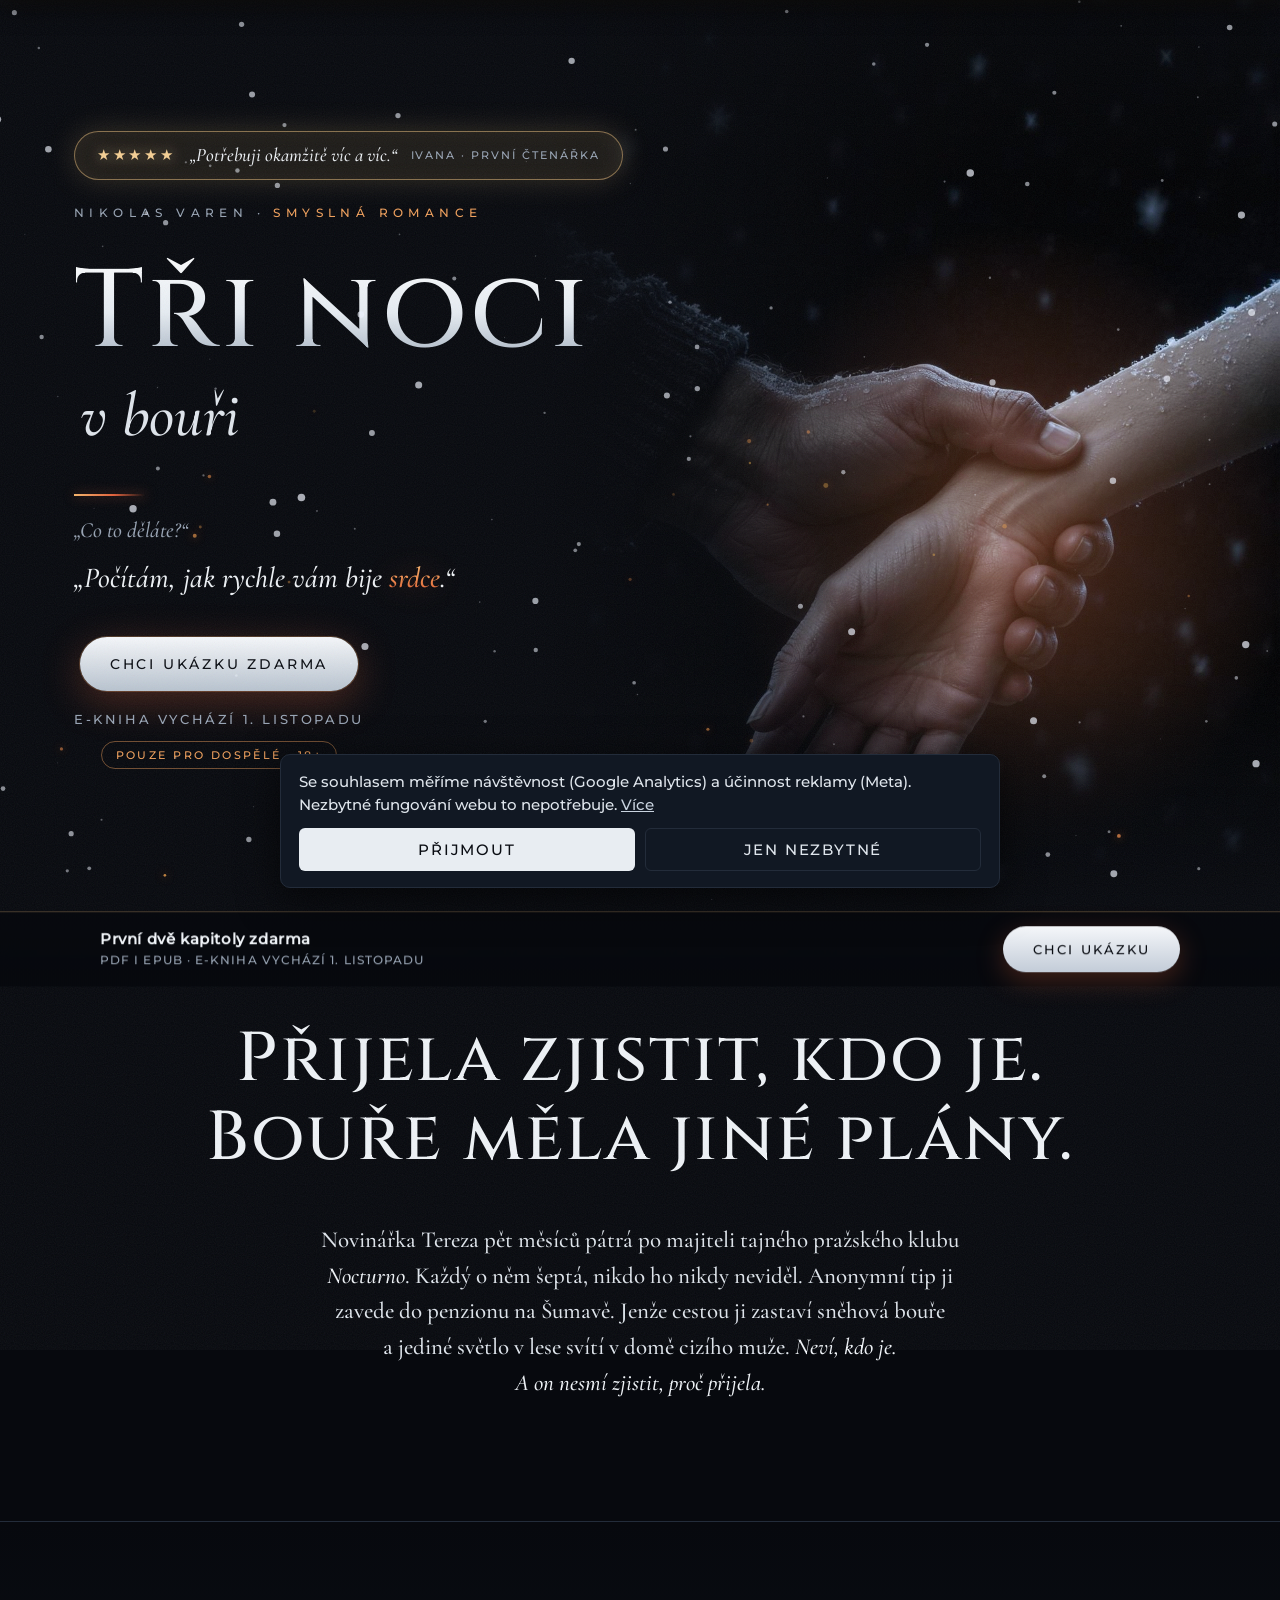
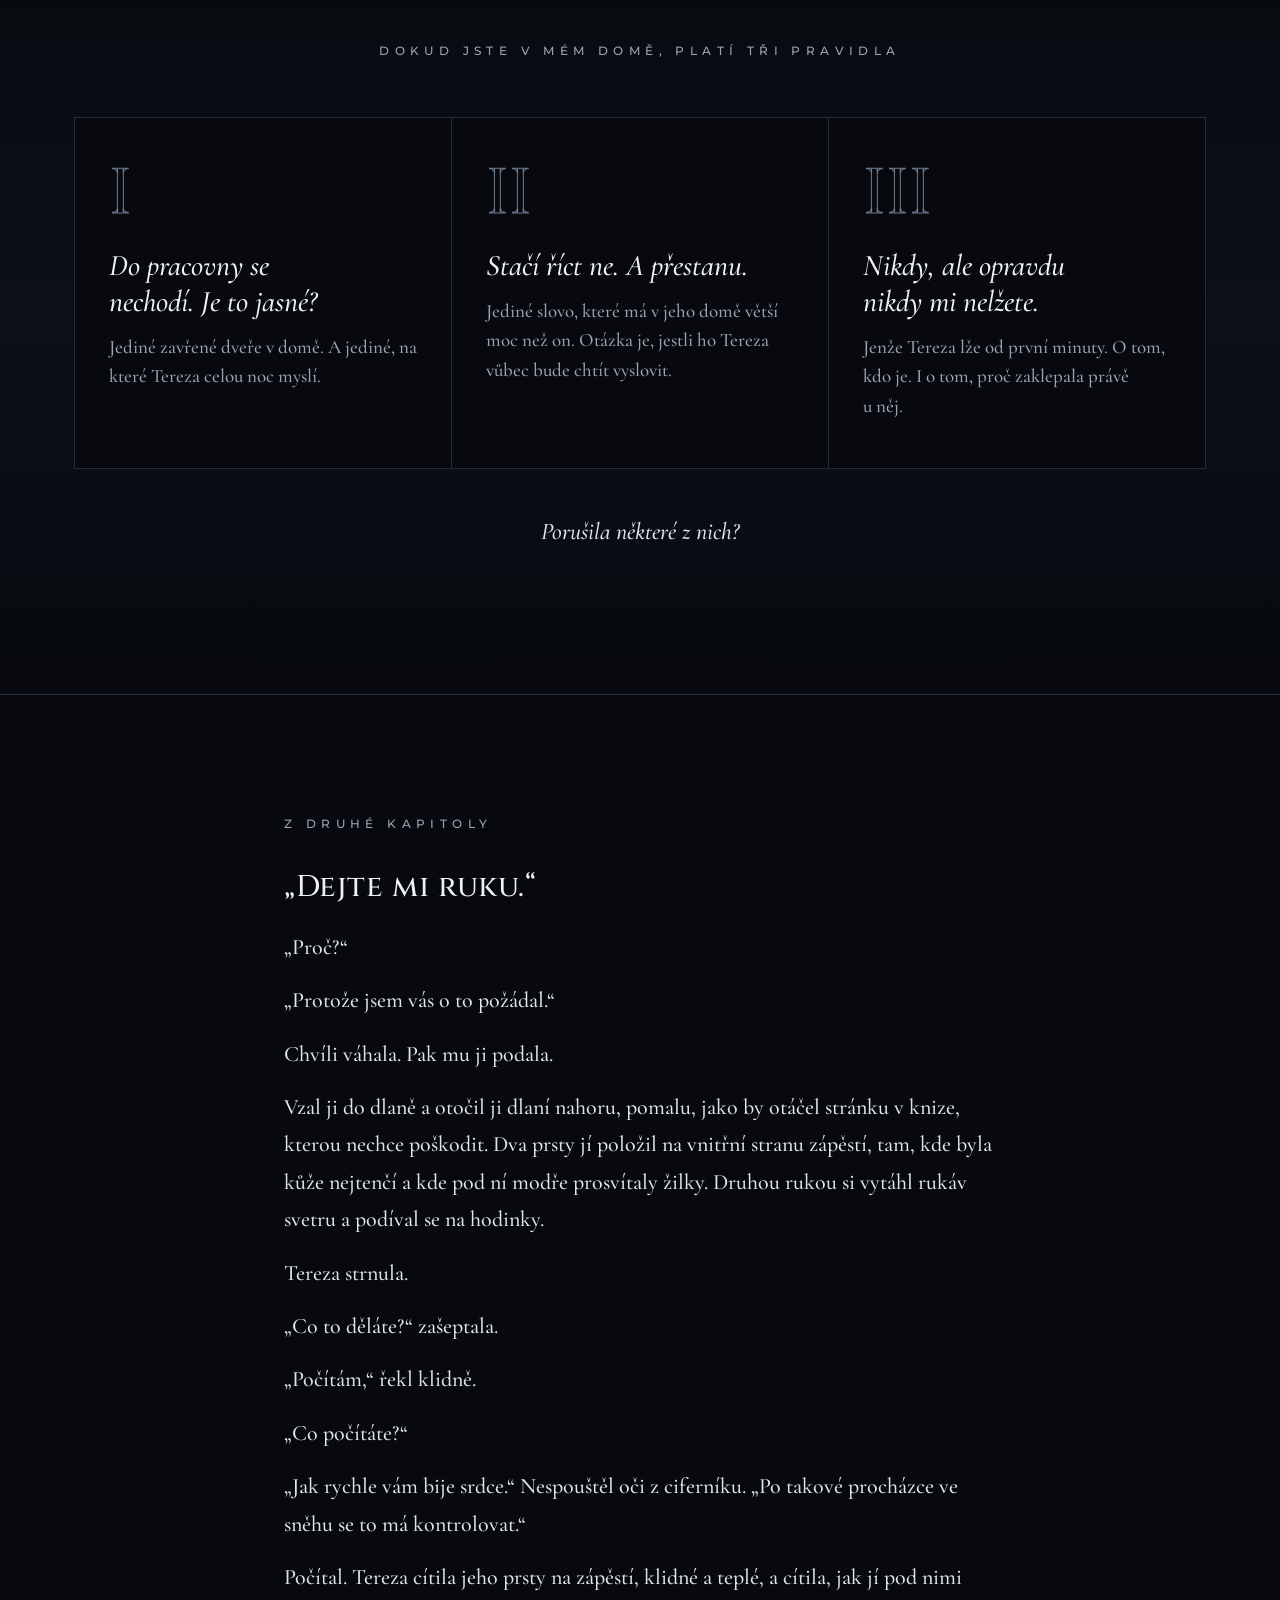
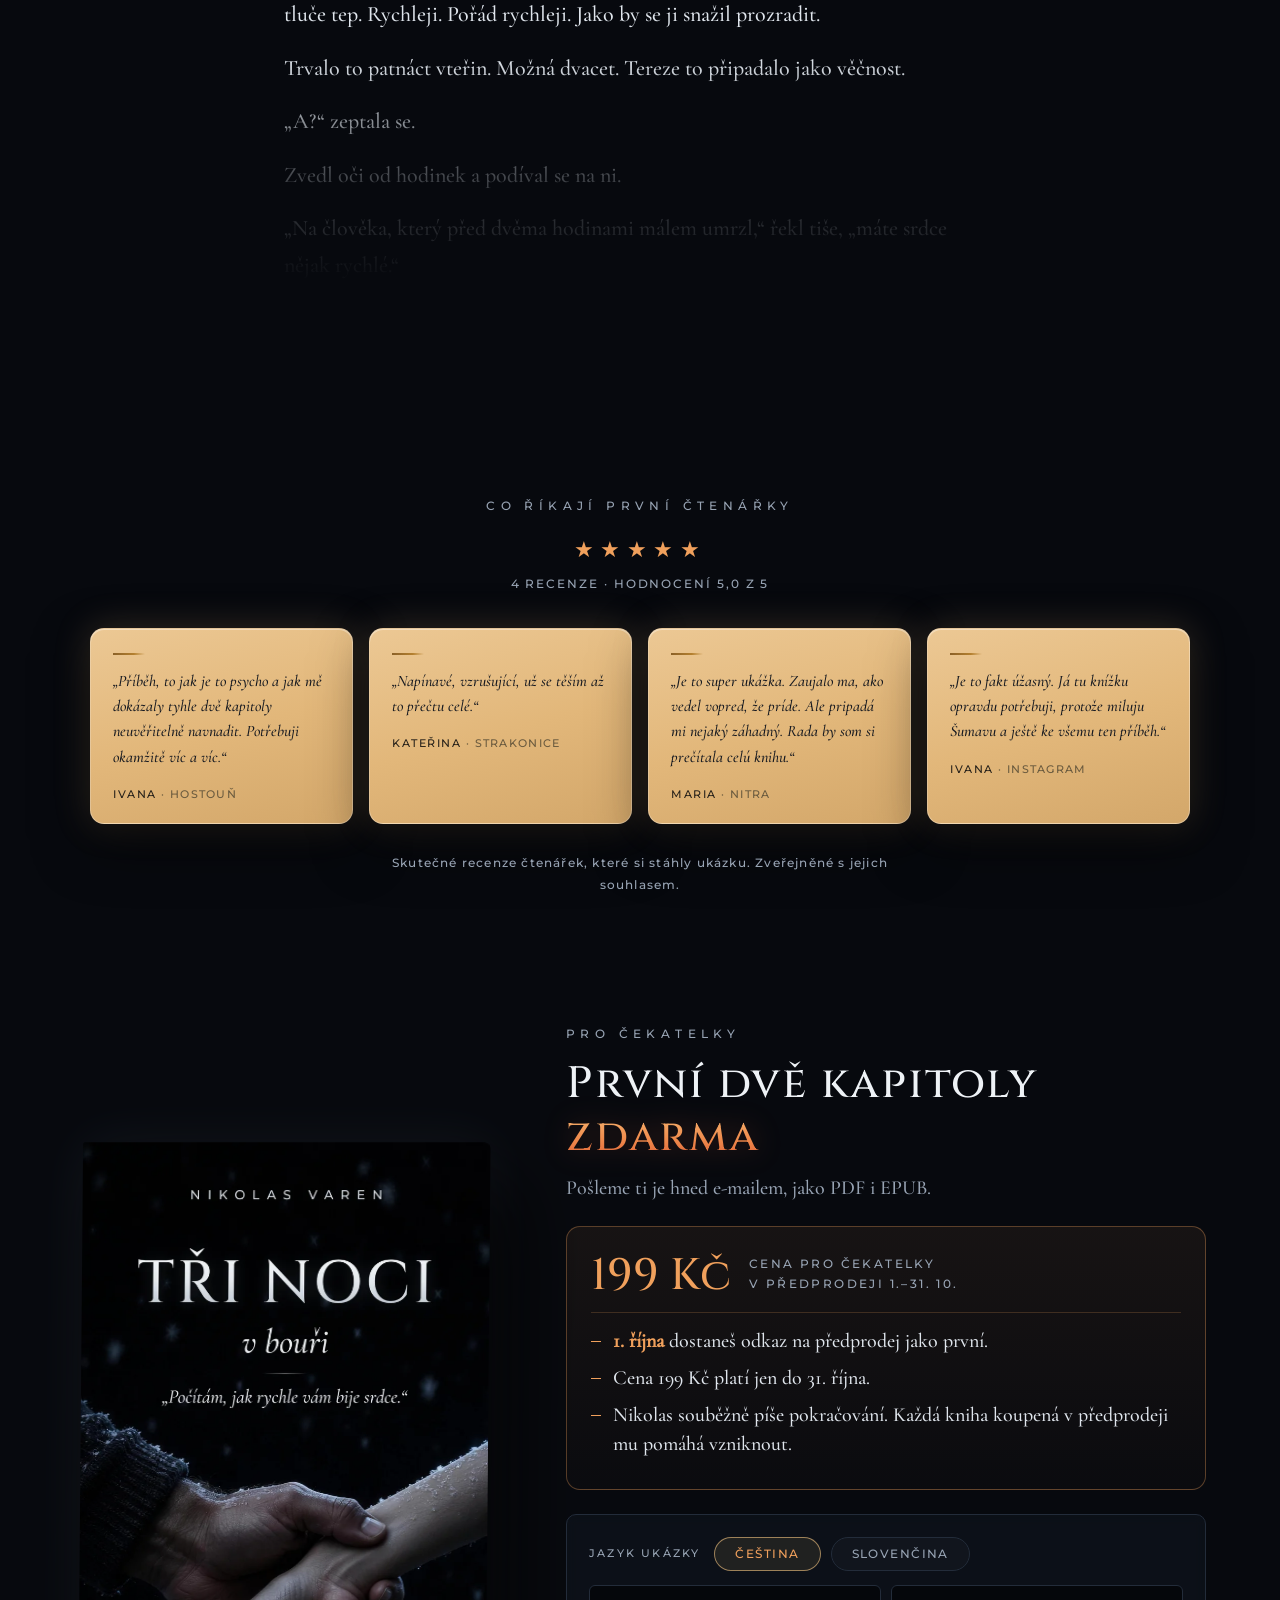
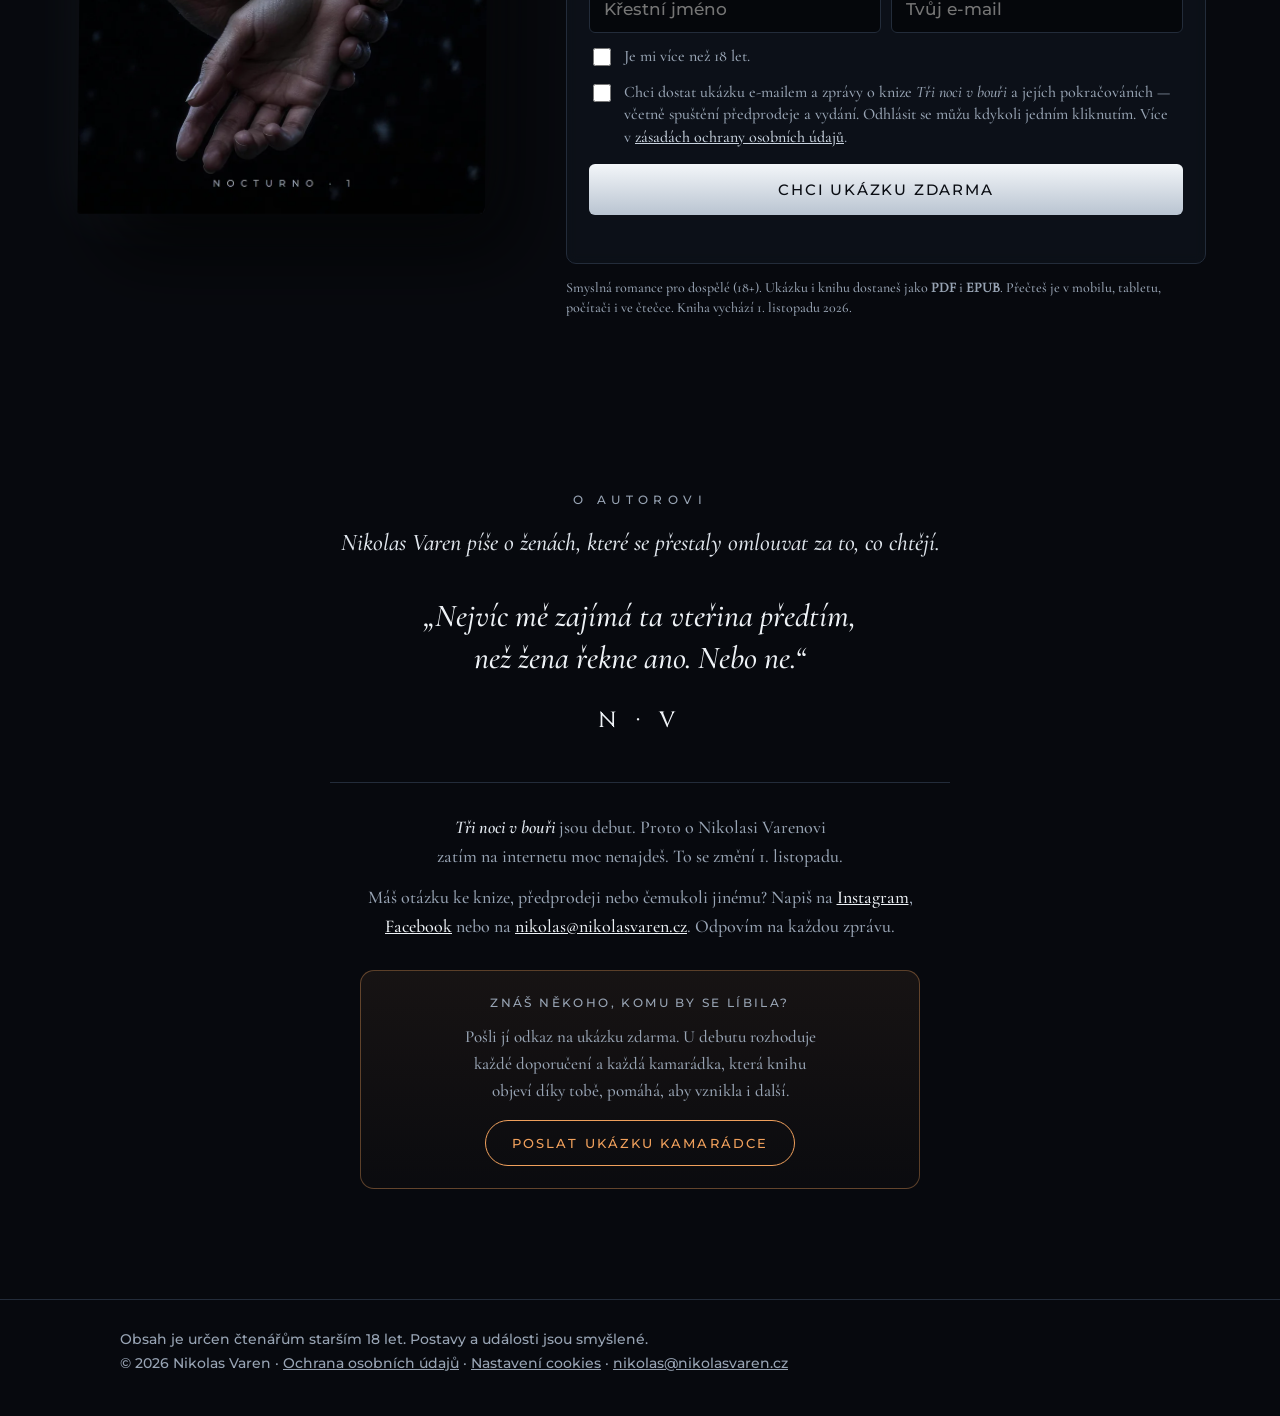
<file: index.html>
<!doctype html>
<html lang="cs">
<head>
<meta charset="utf-8">
<meta name="viewport" content="width=device-width, initial-scale=1, viewport-fit=cover">
<title>Tři noci v bouři | Nikolas Varen</title>
<meta name="description" content="Novinářka, muž, o kterém všichni šeptají, a sněhová bouře. Přečti si první dvě kapitoly romance Tři noci v bouři zdarma.">
<meta property="og:type" content="book">
<meta property="og:title" content="Tři noci v bouři | Nikolas Varen">
<meta property="og:description" content="Přijela zjistit, kdo je. Bouře měla jiné plány. Přečti si první dvě kapitoly zdarma.">
<meta property="og:image" content="https://nikolasvaren.cz/og-foto.jpg">
<meta property="og:url" content="https://nikolasvaren.cz/">
<meta name="theme-color" content="#07090e">
<link rel="alternate" hreflang="cs" href="https://nikolasvaren.cz/">
<link rel="alternate" hreflang="pl" href="https://nikolasvaren.cz/pl/">
<link rel="alternate" hreflang="x-default" href="https://nikolasvaren.cz/">
<link rel="preload" href="cinzel-latin-500-normal.woff2" as="font" type="font/woff2" crossorigin>
<link rel="preload" href="hero-d.jpg" as="image" media="(min-width:861px)">
<link rel="preload" href="hero-m.jpg" as="image" media="(max-width:860px)">
<link rel="icon" href="favicon.ico" sizes="any">
<link rel="icon" href="favicon-32.png" sizes="32x32" type="image/png">
<link rel="icon" href="favicon-192.png" sizes="192x192" type="image/png">
<link rel="apple-touch-icon" href="apple-touch-icon.png">
<link rel="stylesheet" href="styl.css?v=11">
<script src="web.js?v=11"></script>
<script src="efekty.js?v=11"></script>
<style>
/* Recenze - kompaktni verze. Je to tady a ne ve styl.css schvalne: zmena stylu
   by znamenala prepsat ?v= ve vsech strankach vcetne polskych. */
.rec-grid{max-width:1100px;gap:16px;margin-top:34px}
.rec{padding:24px 22px 20px;border-radius:14px}
.rec-cara{width:32px;margin-bottom:14px}
.rec blockquote{font-size:16px;line-height:1.58}
.rec figcaption{margin-top:16px;font-size:11px;letter-spacing:.14em}
.hvezdy b{font-size:22px}
.hvezdy span{font-size:12px;margin-top:8px}
@media (min-width:1000px){.rec-grid{grid-template-columns:repeat(4,1fr)}}
@media (min-width:700px) and (max-width:999px){.rec-grid{grid-template-columns:repeat(2,1fr);max-width:680px}}
@media (max-width:699px){
  .rec-grid{display:flex;max-width:none;gap:12px;margin:26px -22px 0;padding:2px 22px 12px;
    overflow-x:auto;overscroll-behavior-x:contain;scroll-snap-type:x mandatory;
    -webkit-overflow-scrolling:touch;scrollbar-width:none}
  .rec-grid::-webkit-scrollbar{display:none}
  .rec{flex:0 0 76%;margin:0;scroll-snap-align:center;padding:22px 20px 18px}
  .rec.rv{opacity:1;transform:none}
  .rec blockquote{font-size:17px}
  .rec-pod{margin-top:18px}
}
</style>
</head>
<body class="v2">
<canvas id="snih" aria-hidden="true"></canvas>
<div class="grain" aria-hidden="true"></div>

<!-- 1. ÚVOD -->
<header class="hero2">
  <div class="foto" role="img" aria-label="Mužská ruka svírá ženské zápěstí, na kůži padá sníh."></div>
  <div class="in">
    <div class="txt">
      <a class="rec-bar rv" href="#recenze">
        <span class="rb-hv">★★★★★</span>
        <span class="rb-q">„Potřebuji okamžitě víc a&nbsp;víc.“</span>
        <span class="rb-a">Ivana · první čtenářka</span>
      </a>
      <div class="kicker rv">Nikolas Varen · <span class="genre">Smyslná romance</span></div>
      <h1 class="rv d1">Tři noci</h1>
      <div class="sub rv d2">v&nbsp;bouři</div>
      <p class="quote-q rv d3">„Co to děláte?“</p>
      <p class="quote rv d3">„Počítám, jak rychle vám bije <span class="hot">srdce</span>.“</p>
      <div class="rv d4 ctabox">
        <a class="cta" href="#ukazka-sekce">Chci ukázku zdarma</a>
        <div class="meta">E-kniha vychází <span class="den">1.&nbsp;listopadu</span></div>
        <div class="adult">Pouze pro dospělé · 18+</div>
      </div>
    </div>
  </div>
  <div class="scroll" aria-hidden="true"></div>
</header>

<!-- 2. PŘÍBĚH -->
<section class="sec beats">
  <div class="big">
    <span class="rv">Přijela zjistit, kdo je.</span>
    <span class="rv d1">Bouře měla jiné plány.</span>
  </div>
  <p class="story rv d3">Novinářka Tereza pět měsíců pátrá po majiteli tajného pražského klubu <em>Nocturno</em>. Každý o&nbsp;něm šeptá, nikdo ho nikdy neviděl. Anonymní tip ji zavede do penzionu na Šumavě. Jenže cestou ji zastaví sněhová bouře a&nbsp;jediné světlo v&nbsp;lese svítí v&nbsp;domě cizího muže. <em>Neví, kdo je.<br>A&nbsp;on nesmí zjistit, proč přijela.</em></p>
</section>

<!-- 3. PRAVIDLA -->
<section class="rules">
  <div class="sec">
    <div class="kicker rv">Dokud jste v&nbsp;mém domě, platí tři pravidla</div>
    <div class="grid">
      <div class="rule rv">
        <div class="n">I</div>
        <h3>Do pracovny se nechodí. Je to jasné?</h3>
        <p>Jediné zavřené dveře v&nbsp;domě. A&nbsp;jediné, na které Tereza celou noc myslí.</p>
      </div>
      <div class="rule rv d1">
        <div class="n">II</div>
        <h3>Stačí říct ne. A&nbsp;přestanu.</h3>
        <p>Jediné slovo, které má v&nbsp;jeho domě větší moc než on. Otázka je, jestli ho Tereza vůbec bude chtít vyslovit.</p>
      </div>
      <div class="rule rv d2">
        <div class="n">III</div>
        <h3>Nikdy, ale opravdu nikdy mi nelžete.</h3>
        <p>Jenže Tereza lže od první minuty. O&nbsp;tom, kdo je. I&nbsp;o&nbsp;tom, proč zaklepala právě u&nbsp;něj.</p>
      </div>
    </div>
    <p class="foot rv">Porušila některé z&nbsp;nich?</p>
  </div>
</section>

<!-- 4. UKÁZKA TEXTU -->
<section class="sec excerpt">
  <div class="kicker rv">Z&nbsp;druhé kapitoly</div>
  <div class="page-txt fade rv d1">
    <p>„Dejte mi ruku.“</p>
    <p>„Proč?“</p>
    <p>„Protože jsem vás o&nbsp;to požádal.“</p>
    <p>Chvíli váhala. Pak mu ji podala.</p>
    <p>Vzal ji do dlaně a&nbsp;otočil ji dlaní nahoru, pomalu, jako by otáčel stránku v&nbsp;knize, kterou nechce poškodit. Dva prsty jí položil na vnitřní stranu zápěstí, tam, kde byla kůže nejtenčí a&nbsp;kde pod ní modře prosvítaly žilky. Druhou rukou si vytáhl rukáv svetru a&nbsp;podíval se na hodinky.</p>
    <p>Tereza strnula.</p>
    <p>„Co to děláte?“ zašeptala.</p>
    <p>„Počítám,“ řekl klidně.</p>
    <p>„Co počítáte?“</p>
    <p class="dal">„Jak rychle vám bije srdce.“ Nespouštěl oči z&nbsp;ciferníku. „Po takové procházce ve sněhu se to má kontrolovat.“</p>
    <p class="dal">Počítal. Tereza cítila jeho prsty na zápěstí, klidné a&nbsp;teplé, a&nbsp;cítila, jak jí pod nimi tluče tep. Rychleji. Pořád rychleji. Jako by se ji snažil prozradit.</p>
    <p class="dal">Trvalo to patnáct vteřin. Možná dvacet. Tereze to připadalo jako věčnost.</p>
    <p class="dal">„A?“ zeptala se.</p>
    <p class="dal">Zvedl oči od hodinek a&nbsp;podíval se na ni.</p>
    <p class="dal">„Na člověka, který před dvěma hodinami málem umrzl,“ řekl tiše, „máte srdce nějak rychlé.“</p>
    <p class="vic-mobil"><a href="#ukazka-sekce">Jak to dopadlo, je v&nbsp;ukázce zdarma →</a></p>
  </div>
</section>

<!-- 4b. RECENZE -->
<section class="sec recenze-sekce" id="recenze">
  <div class="kicker rv" style="text-align:center">Co říkají první čtenářky</div>
  <div class="hvezdy rv d1"><b>★★★★★</b><span>4 recenze · hodnocení 5,0 z&nbsp;5</span></div>
  <div class="rec-grid">
    <figure class="rec rv d1">
      <div class="rec-cara"></div>
      <blockquote>Příběh, to jak je to psycho a&nbsp;jak mě dokázaly tyhle dvě kapitoly neuvěřitelně navnadit. Potřebuji okamžitě víc a&nbsp;víc.</blockquote>
      <figcaption>Ivana <span>· Hostouň</span></figcaption>
    </figure>
    <figure class="rec rv d2">
      <div class="rec-cara"></div>
      <blockquote>Napínavé, vzrušující, už se těším až to přečtu celé.</blockquote>
      <figcaption>Kateřina <span>· Strakonice</span></figcaption>
    </figure>
    <figure class="rec rv d3">
      <div class="rec-cara"></div>
      <blockquote>Je to super ukážka. Zaujalo ma, ako vedel vopred, že príde. Ale pripadá mi nejaký záhadný. Rada by som si prečítala celú knihu.</blockquote>
      <figcaption>Maria <span>· Nitra</span></figcaption>
    </figure>
    <figure class="rec rv d4">
      <div class="rec-cara"></div>
      <blockquote>Je to fakt úžasný. Já tu knížku opravdu potřebuji, protože miluju Šumavu a&nbsp;ještě ke všemu ten příběh.</blockquote>
      <figcaption>Ivana <span>· Instagram</span></figcaption>
    </figure>
  </div>
  <p class="rec-pod rv d3">Skutečné recenze čtenářek, které si stáhly ukázku. Zveřejněné s&nbsp;jejich souhlasem.</p>
</section>

<!-- 5. NABÍDKA A FORMULÁŘ -->
<section class="sec" id="ukazka-sekce">
  <div class="offer">
    <div class="book rv">
      <picture>
        <source srcset="obalka.webp" type="image/webp">
        <img src="obalka.jpg" width="800" height="1280" loading="lazy" alt="Obálka knihy Tři noci v bouři.">
      </picture>
    </div>
    <div class="rv d1">
      <div class="kicker">Pro čekatelky</div>
      <h2 style="margin-top:14px">První dvě kapitoly <span class="hot">zdarma</span></h2>
      <p style="margin:0;color:var(--muted)">Pošleme ti je hned e-mailem, jako PDF i&nbsp;EPUB.</p>
      <div class="pricecard">
        <div class="pc-top"><span class="pc-price">199&nbsp;Kč</span><span class="pc-lbl">cena pro čekatelky<br>v&nbsp;předprodeji 1.–31.&nbsp;10.</span></div>
        <ul class="perks">
          <li><b>1. října</b> dostaneš odkaz na předprodej jako první.</li>
          <li>Cena 199&nbsp;Kč platí jen do 31.&nbsp;října.</li>
          <li>Nikolas souběžně píše pokračování. Každá kniha koupená v&nbsp;předprodeji mu&nbsp;pomáhá&nbsp;vzniknout.</li>
        </ul>
      </div>
      <form class="form" id="ukazka" novalidate>
        <div class="lang" role="radiogroup" aria-label="Jazyk ukázky">
          <span class="lang-lbl">Jazyk ukázky</span>
          <label class="lang-o"><input type="radio" name="jazyk" value="cs" checked><span>Čeština</span></label>
          <label class="lang-o"><input type="radio" name="jazyk" value="sk"><span>Slovenčina</span></label>
        </div>
        <div class="row">
          <input type="text" name="jmeno" placeholder="Křestní jméno" autocomplete="given-name" aria-label="Křestní jméno">
          <input type="email" name="email" placeholder="Tvůj e-mail" autocomplete="email" required aria-label="E-mail">
        </div>
        <label class="check"><input type="checkbox" name="vek"> <span>Je mi více než 18 let.</span></label>
        <label class="check"><input type="checkbox" name="souhlas"> <span>Chci dostat ukázku e-mailem a&nbsp;zprávy o&nbsp;knize <i>Tři noci v&nbsp;bouři</i> a&nbsp;jejích pokračováních &mdash; včetně spuštění předprodeje a&nbsp;vydání. Odhlásit se můžu kdykoli jedním kliknutím. Více v&nbsp;<a href="soukromi.html">zásadách ochrany osobních údajů</a>.</span></label>
        <button class="btn" type="submit">Chci ukázku zdarma</button>
        <div class="err" role="alert"></div>
      </form>
      <p class="small" style="margin-top:14px">Smyslná romance pro dospělé (18+). Ukázku i&nbsp;knihu dostaneš jako <b>PDF</b> i&nbsp;<b>EPUB</b>. Přečteš je v&nbsp;mobilu, tabletu, počítači i&nbsp;ve čtečce. Kniha vychází 1.&nbsp;listopadu 2026.</p>
    </div>
  </div>
</section>

<!-- 6. AUTOR -->
<section class="author">
  <div class="wrap">
    <div class="kicker rv">O&nbsp;autorovi</div>
    <p class="rv d1">Nikolas Varen píše o&nbsp;ženách, které se přestaly omlouvat za to, co chtějí.</p>
    <blockquote class="aq rv d2">„Nejvíc mě zajímá ta vteřina předtím, než žena řekne ano. Nebo&nbsp;ne.“</blockquote>
    <div class="sig rv d2">N · V</div>
    <div class="debut rv d2">
      <p><b>Tři noci v&nbsp;bouři</b> jsou debut. Proto o&nbsp;Nikolasi Varenovi zatím na internetu moc nenajdeš. To se změní 1.&nbsp;listopadu.</p>
      <p>Máš otázku ke knize, předprodeji nebo čemukoli jinému? Napiš na <a href="https://www.instagram.com/nikolasvaren/" target="_blank" rel="noopener">Instagram</a>, <a href="https://www.facebook.com/nikolasvaren" target="_blank" rel="noopener">Facebook</a> nebo na <a href="mailto:nikolas@nikolasvaren.cz">nikolas@nikolasvaren.cz</a>. Odpovím na každou zprávu.</p>
    </div>
    <div class="doporuc rv d2">
      <div class="pc-lbl">Znáš někoho, komu by se líbila?</div>
      <p>Pošli jí odkaz na ukázku zdarma. U&nbsp;debutu rozhoduje každé doporučení a&nbsp;každá kamarádka, která knihu objeví díky tobě, pomáhá, aby vznikla i&nbsp;další.</p>
      <button type="button" class="sharebtn" data-share>Poslat ukázku kamarádce</button>
    </div>
  </div>
</section>

<footer>
  <div class="wrap">
    Obsah je určen čtenářům starším 18 let. Postavy a&nbsp;události jsou smyšlené.<br>
    © 2026 Nikolas Varen · <a href="soukromi.html">Ochrana osobních údajů</a> · <a href="#" onclick="nvCookiesReset();return false">Nastavení cookies</a> · <a href="mailto:nikolas@nikolasvaren.cz">nikolas@nikolasvaren.cz</a>
  </div>
</footer>

<!-- horní lišta s recenzemi -->
<div class="rec-lista" id="recLista">
  <a class="rl-in" href="#ukazka-sekce">
    <span class="rl-hv">★★★★★</span>
    <span class="rl-txt" id="recText">„Potřebuji okamžitě víc a&nbsp;víc.“ <i>Ivana</i></span>
  </a>
</div>

<!-- plovoucí lišta s hlavní výzvou -->
<div class="lista" id="lista">
  <div class="lista-in">
    <div class="lista-txt">
      <b>První dvě kapitoly zdarma</b>
      <span>PDF i&nbsp;EPUB<i class="siroke"> · e-kniha vychází 1.&nbsp;listopadu</i><i class="uzke"> · vychází 1.&nbsp;11.</i></span>
    </div>
    <a class="lista-cta" href="#ukazka-sekce">Chci ukázku</a>
  </div>
</div>
<div class="cookies" id="cookies" role="dialog" aria-label="Cookies">
  Se souhlasem měříme návštěvnost (Google Analytics) a účinnost reklamy (Meta). Nezbytné fungování webu to nepotřebuje. <a href="soukromi.html#cookies">Více</a>
  <div class="row"><button class="yes">Přijmout</button><button class="no">Jen nezbytné</button></div>
</div>
</body>
</html>
</file>
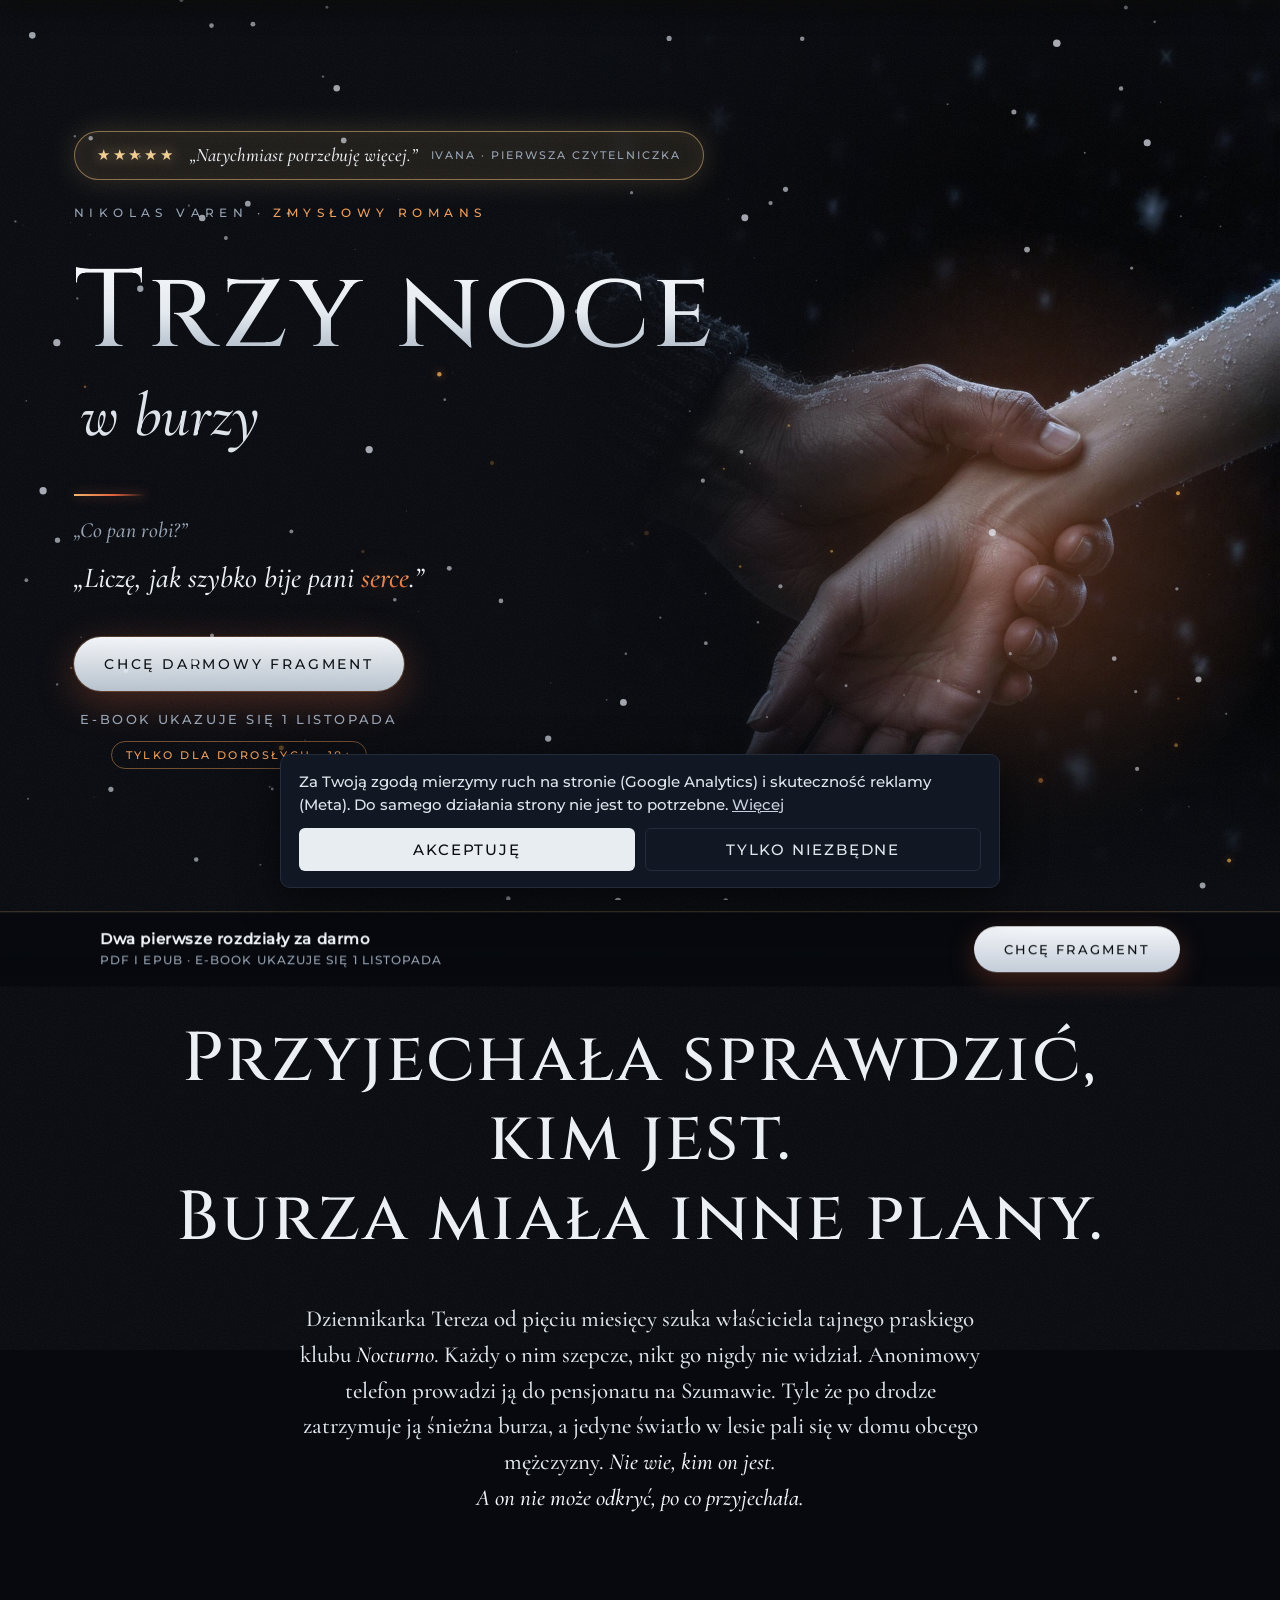
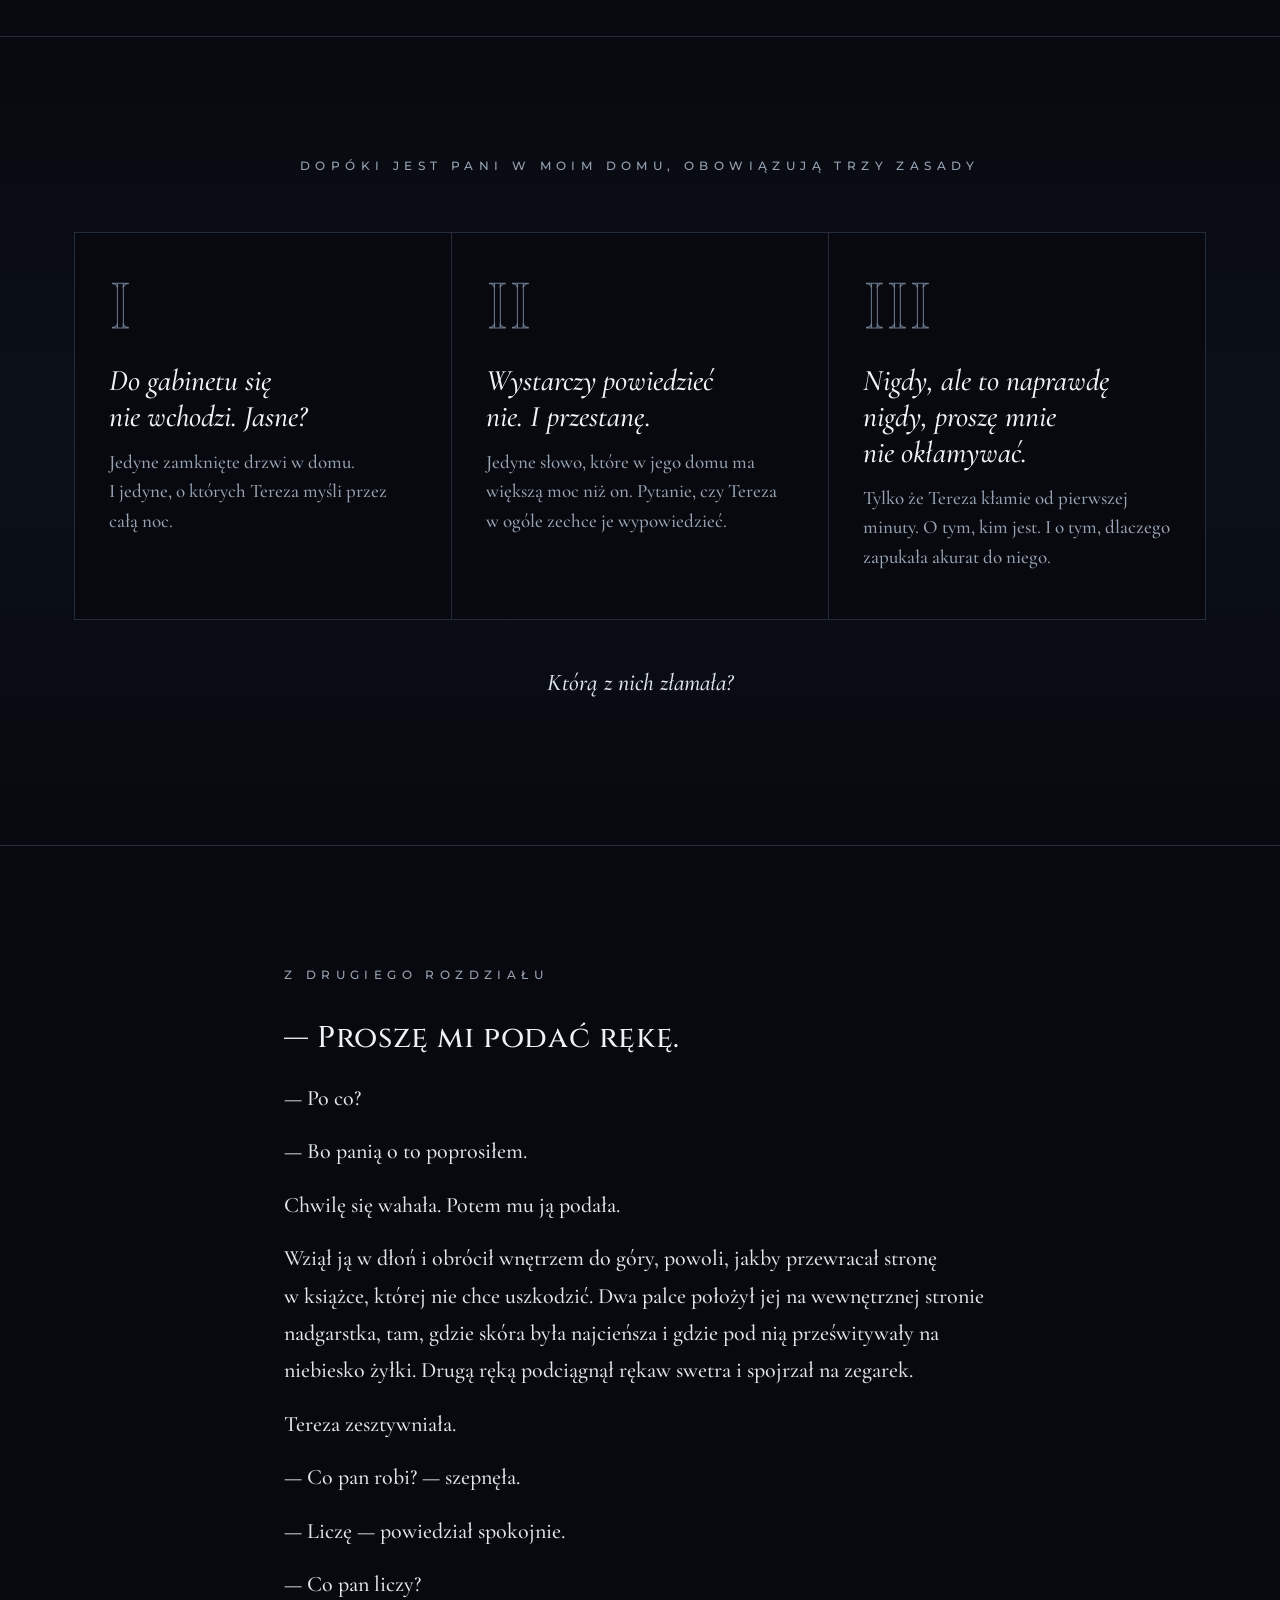
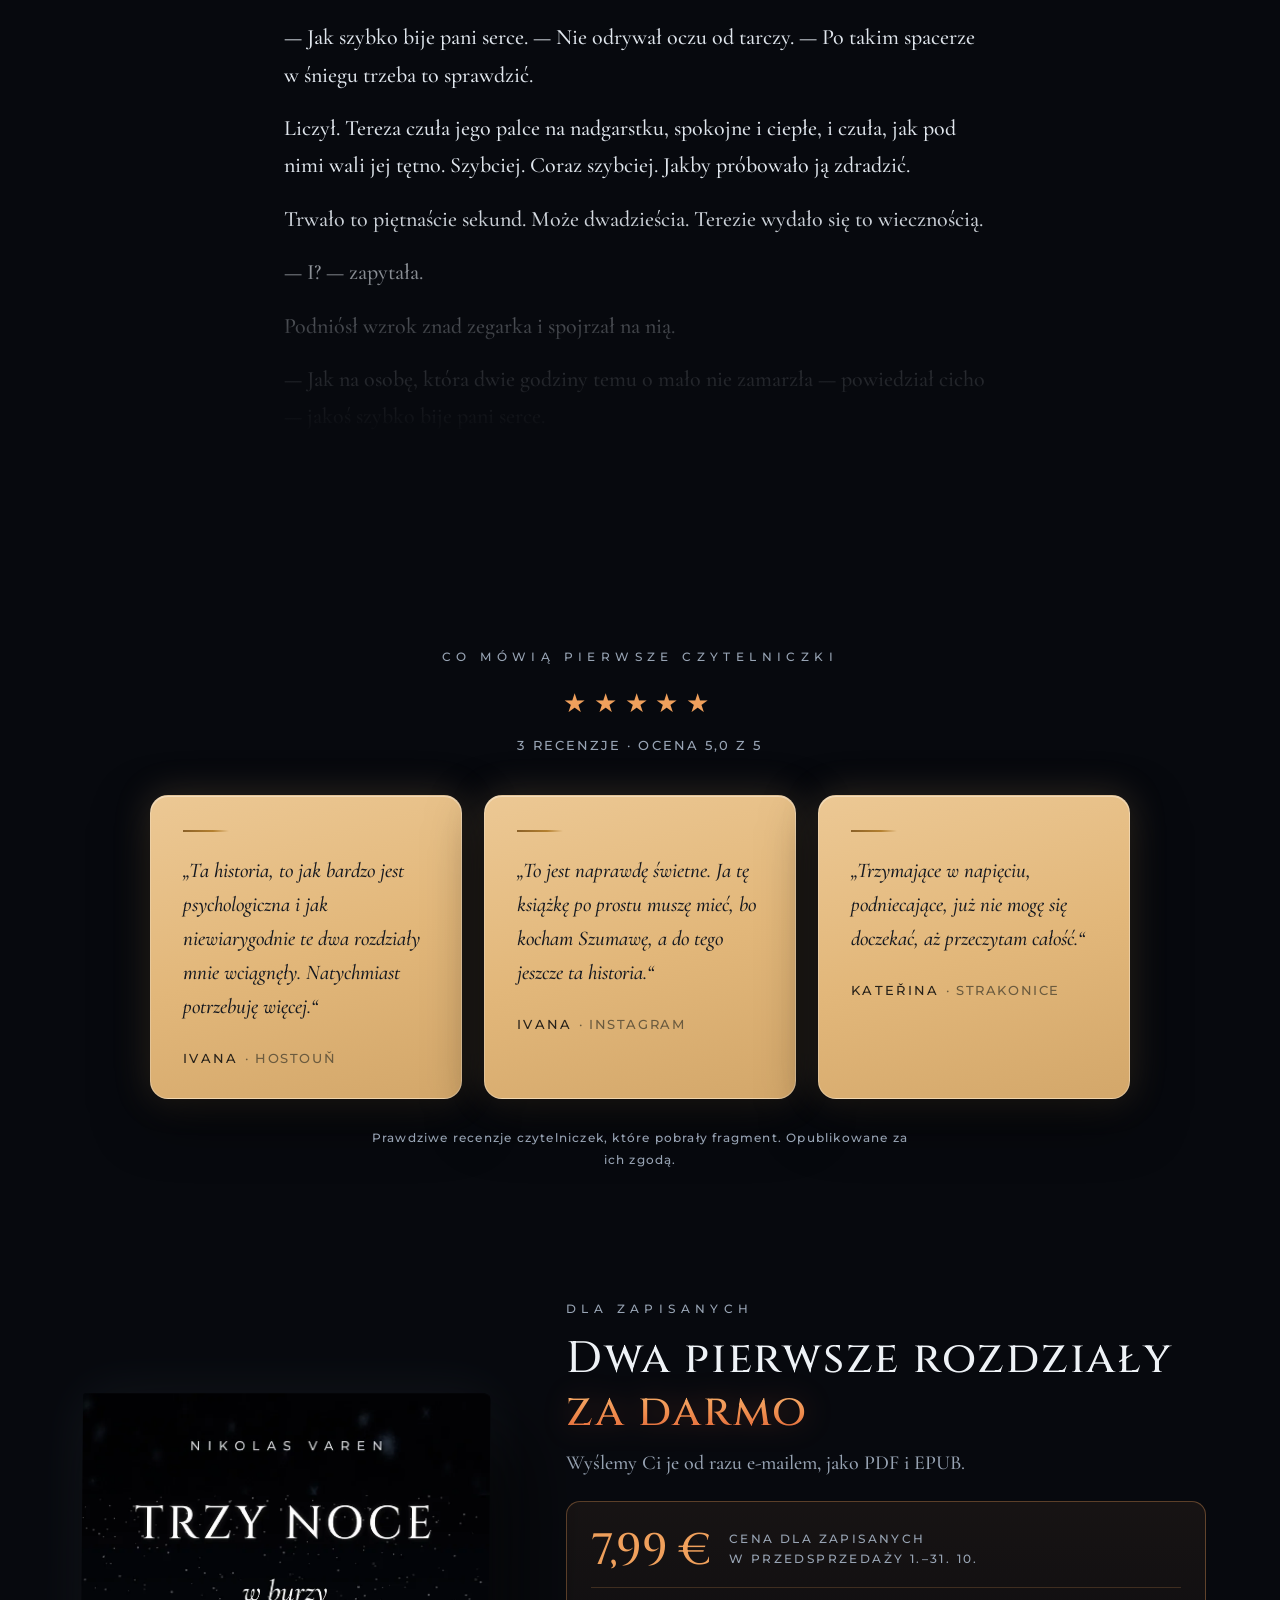
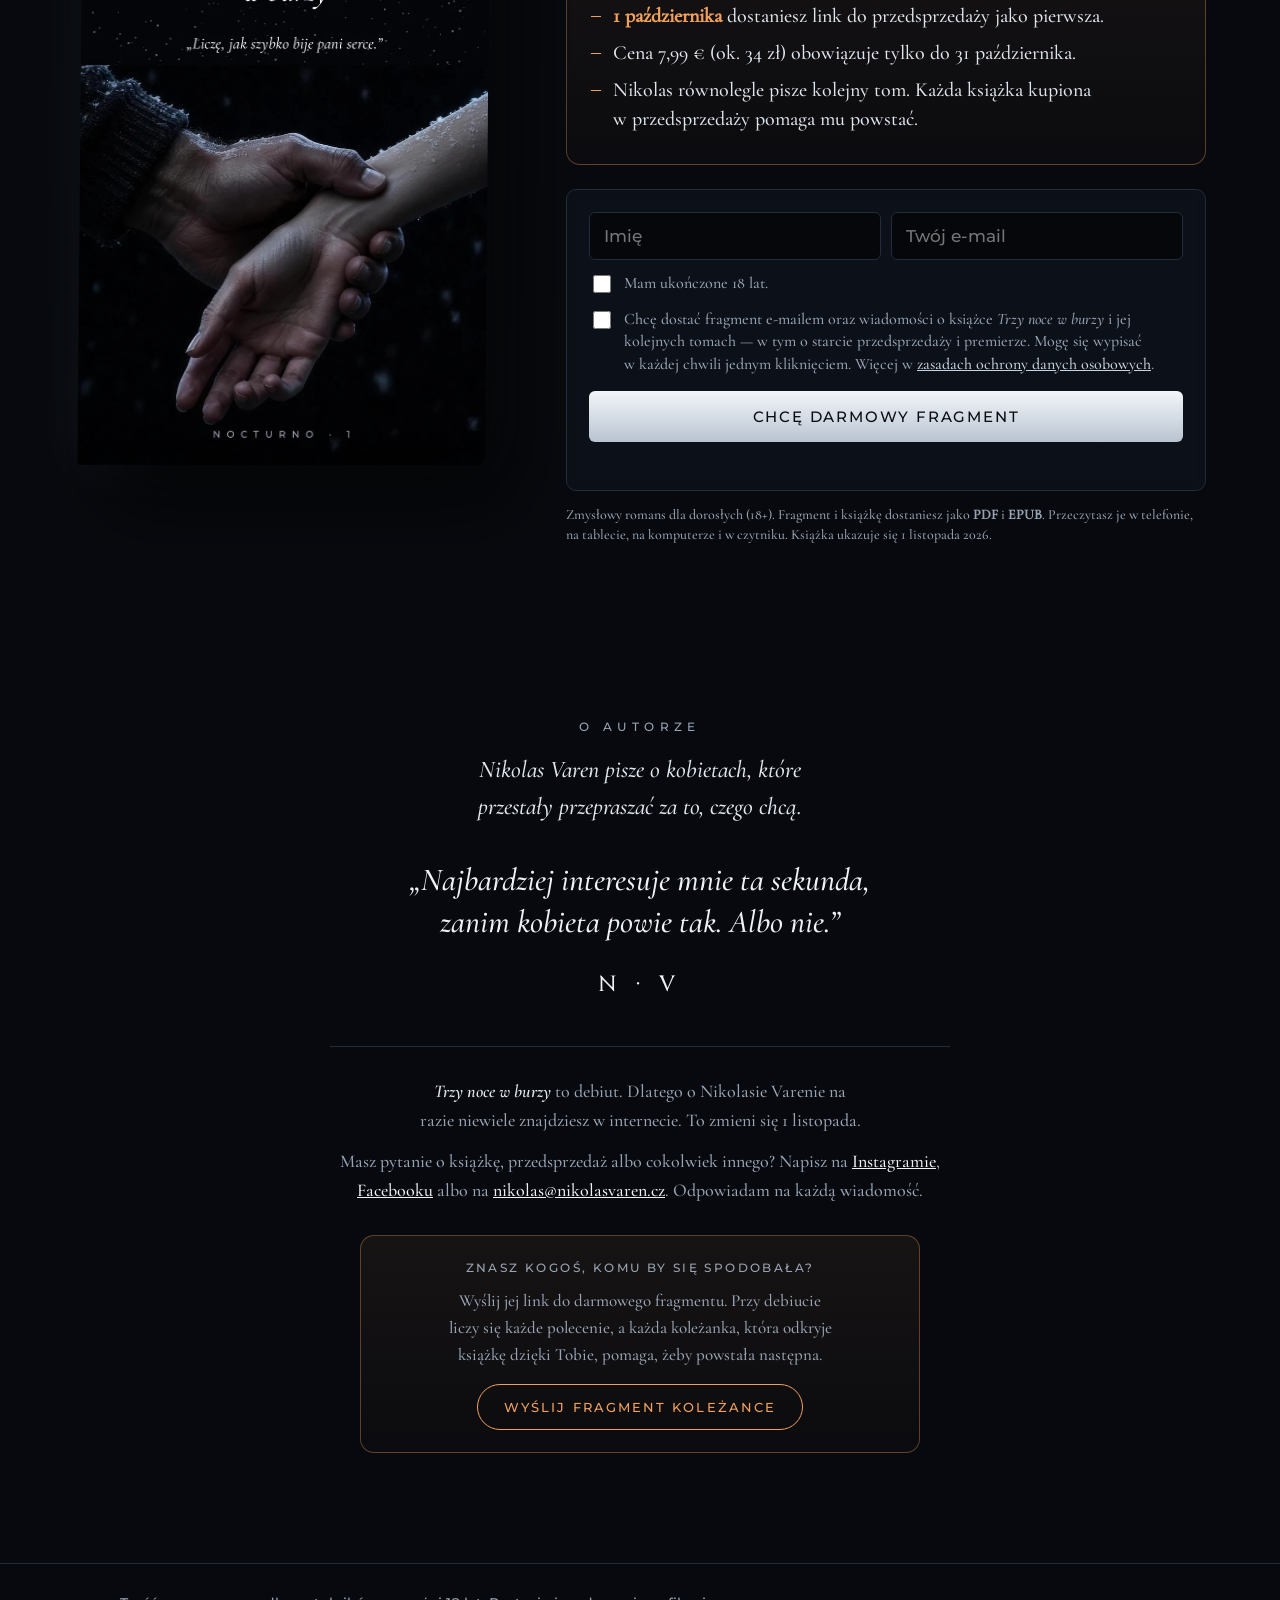
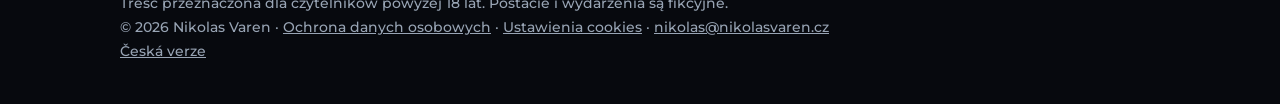
<file: pl/index.html>
<!doctype html>
<html lang="pl">
<head>
<meta charset="utf-8">
<meta name="viewport" content="width=device-width, initial-scale=1, viewport-fit=cover">
<title>Trzy noce w burzy | Nikolas Varen</title>
<meta name="description" content="Dziennikarka, mężczyzna, o którym wszyscy szepczą, i śnieżna burza. Przeczytaj dwa pierwsze rozdziały powieści Trzy noce w burzy za darmo.">
<meta property="og:type" content="book">
<meta property="og:title" content="Trzy noce w burzy | Nikolas Varen">
<meta property="og:description" content="Przyjechała sprawdzić, kim jest. Burza miała inne plany. Przeczytaj dwa pierwsze rozdziały za darmo.">
<meta property="og:image" content="https://nikolasvaren.cz/og-foto.jpg">
<meta property="og:url" content="https://nikolasvaren.cz/pl/">
<meta name="theme-color" content="#07090e">
<link rel="alternate" hreflang="cs" href="https://nikolasvaren.cz/">
<link rel="alternate" hreflang="pl" href="https://nikolasvaren.cz/pl/">
<link rel="alternate" hreflang="x-default" href="https://nikolasvaren.cz/">
<link rel="preload" href="../cinzel-latin-500-normal.woff2" as="font" type="font/woff2" crossorigin>
<link rel="preload" href="../hero-d.jpg" as="image" media="(min-width:861px)">
<link rel="preload" href="../hero-m.jpg" as="image" media="(max-width:860px)">
<link rel="icon" href="../favicon.ico" sizes="any">
<link rel="icon" href="../favicon-32.png" sizes="32x32" type="image/png">
<link rel="icon" href="../favicon-192.png" sizes="192x192" type="image/png">
<link rel="apple-touch-icon" href="../apple-touch-icon.png">
<link rel="stylesheet" href="../styl.css?v=11">
<script src="../web.js?v=11"></script>
<script src="../efekty.js?v=11"></script>
</head>
<body class="v2" data-jazyk="pl" data-diky="dziekujemy.html">
<canvas id="snih" aria-hidden="true"></canvas>
<div class="grain" aria-hidden="true"></div>

<header class="hero2">
  <div class="foto" role="img" aria-label="Męska dłoń ściska kobiecy nadgarstek, na skórę pada śnieg."></div>
  <div class="in">
    <div class="txt">
      <a class="rec-bar rv" href="#recenzje">
        <span class="rb-hv">★★★★★</span>
        <span class="rb-q">„Natychmiast potrzebuję więcej.”</span>
        <span class="rb-a">Ivana · pierwsza czytelniczka</span>
      </a>
      <div class="kicker rv">Nikolas Varen · <span class="genre">Zmysłowy romans</span></div>
      <h1 class="rv d1">Trzy noce</h1>
      <div class="sub rv d2">w&nbsp;burzy</div>
      <p class="quote-q rv d3">„Co pan robi?”</p>
      <p class="quote rv d3">„Liczę, jak szybko bije pani <span class="hot">serce</span>.”</p>
      <div class="rv d4 ctabox">
        <a class="cta" href="#fragment-sekcja">Chcę darmowy fragment</a>
        <div class="meta">E-book ukazuje się <span class="den">1&nbsp;listopada</span></div>
        <div class="adult">Tylko dla dorosłych · 18+</div>
      </div>
    </div>
  </div>
  <div class="scroll" aria-hidden="true"></div>
</header>

<section class="sec beats">
  <div class="big">
    <span class="rv">Przyjechała sprawdzić,<br>kim&nbsp;jest.</span>
    <span class="rv d1">Burza miała inne plany.</span>
  </div>
  <p class="story rv d3">Dziennikarka Tereza od pięciu miesięcy szuka właściciela tajnego praskiego klubu <em>Nocturno</em>. Każdy o&nbsp;nim szepcze, nikt go nigdy nie widział. Anonimowy telefon prowadzi ją do pensjonatu na Szumawie. Tyle że po drodze zatrzymuje ją śnieżna burza, a&nbsp;jedyne światło w&nbsp;lesie pali się w&nbsp;domu obcego mężczyzny. <em>Nie wie, kim on jest.<br>A&nbsp;on nie może odkryć, po co przyjechała.</em></p>
</section>

<section class="rules">
  <div class="sec">
    <div class="kicker rv">Dopóki jest pani w&nbsp;moim domu, obowiązują trzy zasady</div>
    <div class="grid">
      <div class="rule rv">
        <div class="n">I</div>
        <h3>Do gabinetu się nie wchodzi. Jasne?</h3>
        <p>Jedyne zamknięte drzwi w&nbsp;domu. I&nbsp;jedyne, o&nbsp;których Tereza myśli przez całą noc.</p>
      </div>
      <div class="rule rv d1">
        <div class="n">II</div>
        <h3>Wystarczy powiedzieć nie. I&nbsp;przestanę.</h3>
        <p>Jedyne słowo, które w&nbsp;jego domu ma większą moc niż on. Pytanie, czy Tereza w&nbsp;ogóle zechce je wypowiedzieć.</p>
      </div>
      <div class="rule rv d2">
        <div class="n">III</div>
        <h3>Nigdy, ale to naprawdę nigdy, proszę mnie nie okłamywać.</h3>
        <p>Tylko że Tereza kłamie od pierwszej minuty. O&nbsp;tym, kim jest. I&nbsp;o&nbsp;tym, dlaczego zapukała akurat do niego.</p>
      </div>
    </div>
    <p class="foot rv">Którą z&nbsp;nich złamała?</p>
  </div>
</section>

<section class="sec excerpt">
  <div class="kicker rv">Z&nbsp;drugiego rozdziału</div>
  <div class="page-txt fade rv d1">
    <p>— Proszę mi podać rękę.</p>
    <p>— Po co?</p>
    <p>— Bo panią o&nbsp;to poprosiłem.</p>
    <p>Chwilę się wahała. Potem mu ją podała.</p>
    <p>Wziął ją w&nbsp;dłoń i&nbsp;obrócił wnętrzem do góry, powoli, jakby przewracał stronę w&nbsp;książce, której nie chce uszkodzić. Dwa palce położył jej na wewnętrznej stronie nadgarstka, tam, gdzie skóra była najcieńsza i&nbsp;gdzie pod nią prześwitywały na niebiesko żyłki. Drugą ręką podciągnął rękaw swetra i&nbsp;spojrzał na zegarek.</p>
    <p>Tereza zesztywniała.</p>
    <p>— Co pan robi? — szepnęła.</p>
    <p>— Liczę — powiedział spokojnie.</p>
    <p>— Co pan liczy?</p>
    <p class="dal">— Jak szybko bije pani serce. — Nie odrywał oczu od tarczy. — Po takim spacerze w&nbsp;śniegu trzeba to sprawdzić.</p>
    <p class="dal">Liczył. Tereza czuła jego palce na nadgarstku, spokojne i&nbsp;ciepłe, i&nbsp;czuła, jak pod nimi wali jej tętno. Szybciej. Coraz szybciej. Jakby próbowało ją zdradzić.</p>
    <p class="dal">Trwało to piętnaście sekund. Może dwadzieścia. Terezie wydało się to wiecznością.</p>
    <p class="dal">— I? — zapytała.</p>
    <p class="dal">Podniósł wzrok znad zegarka i&nbsp;spojrzał na nią.</p>
    <p class="dal">— Jak na osobę, która dwie godziny temu o&nbsp;mało nie zamarzła — powiedział cicho — jakoś szybko bije pani serce.</p>
    <p class="vic-mobil"><a href="#fragment-sekcja">Jak to się skończyło, jest w&nbsp;darmowym fragmencie →</a></p>
  </div>
</section>

<section class="sec recenze-sekce" id="recenzje">
  <div class="kicker rv" style="text-align:center">Co mówią pierwsze czytelniczki</div>
  <div class="hvezdy rv d1"><b>★★★★★</b><span>3 recenzje · ocena 5,0 z&nbsp;5</span></div>
  <div class="rec-grid">
    <figure class="rec rv d1">
      <div class="rec-cara"></div>
      <blockquote>Ta historia, to jak bardzo jest psychologiczna i&nbsp;jak niewiarygodnie te dwa rozdziały mnie wciągnęły. Natychmiast potrzebuję więcej.</blockquote>
      <figcaption>Ivana <span>· Hostouň</span></figcaption>
    </figure>
    <figure class="rec rv d2">
      <div class="rec-cara"></div>
      <blockquote>To jest naprawdę świetne. Ja tę książkę po prostu muszę mieć, bo kocham Szumawę, a&nbsp;do tego jeszcze ta historia.</blockquote>
      <figcaption>Ivana <span>· Instagram</span></figcaption>
    </figure>
    <figure class="rec rv d3">
      <div class="rec-cara"></div>
      <blockquote>Trzymające w&nbsp;napięciu, podniecające, już nie mogę się doczekać, aż przeczytam całość.</blockquote>
      <figcaption>Kateřina <span>· Strakonice</span></figcaption>
    </figure>
  </div>
  <p class="rec-pod rv d3">Prawdziwe recenzje czytelniczek, które pobrały fragment. Opublikowane za ich zgodą.</p>
</section>

<section class="sec" id="fragment-sekcja">
  <div class="offer">
    <div class="book rv">
      <picture>
        <source srcset="obalka-pl.webp" type="image/webp">
        <img src="obalka-pl.jpg" width="800" height="1280" loading="lazy" alt="Okładka książki Trzy noce w burzy.">
      </picture>
    </div>
    <div class="rv d1">
      <div class="kicker">Dla zapisanych</div>
      <h2 style="margin-top:14px">Dwa pierwsze rozdziały <span class="hot">za darmo</span></h2>
      <p style="margin:0;color:var(--muted)">Wyślemy Ci je od razu e-mailem, jako PDF i&nbsp;EPUB.</p>
      <div class="pricecard">
        <div class="pc-top"><span class="pc-price">7,99&nbsp;€</span><span class="pc-lbl">cena dla zapisanych<br>w&nbsp;przedsprzedaży 1.–31.&nbsp;10.</span></div>
        <ul class="perks">
          <li><b>1 października</b> dostaniesz link do przedsprzedaży jako pierwsza.</li>
          <li>Cena 7,99&nbsp;€ (ok.&nbsp;34&nbsp;zł) obowiązuje tylko do 31&nbsp;października.</li>
          <li>Nikolas równolegle pisze kolejny tom. Każda książka kupiona w&nbsp;przedsprzedaży pomaga mu&nbsp;powstać.</li>
        </ul>
      </div>
      <form class="form" id="ukazka" novalidate>
        <div class="row">
          <input type="text" name="jmeno" placeholder="Imię" autocomplete="given-name" aria-label="Imię">
          <input type="email" name="email" placeholder="Twój e-mail" autocomplete="email" required aria-label="E-mail">
        </div>
        <label class="check"><input type="checkbox" name="vek"> <span>Mam ukończone 18 lat.</span></label>
        <label class="check"><input type="checkbox" name="souhlas"> <span>Chcę dostać fragment e-mailem oraz wiadomości o&nbsp;książce <i>Trzy noce w&nbsp;burzy</i> i&nbsp;jej kolejnych tomach &mdash; w&nbsp;tym o&nbsp;starcie przedsprzedaży i&nbsp;premierze. Mogę się wypisać w&nbsp;każdej chwili jednym kliknięciem. Więcej w&nbsp;<a href="prywatnosc.html">zasadach ochrony danych osobowych</a>.</span></label>
        <button class="btn" type="submit">Chcę darmowy fragment</button>
        <div class="err" role="alert"></div>
      </form>
      <p class="small" style="margin-top:14px">Zmysłowy romans dla dorosłych (18+). Fragment i&nbsp;książkę dostaniesz jako <b>PDF</b> i&nbsp;<b>EPUB</b>. Przeczytasz je w&nbsp;telefonie, na tablecie, na komputerze i&nbsp;w&nbsp;czytniku. Książka ukazuje się 1&nbsp;listopada 2026.</p>
    </div>
  </div>
</section>

<section class="author">
  <div class="wrap">
    <div class="kicker rv">O&nbsp;autorze</div>
    <p class="rv d1">Nikolas Varen pisze o&nbsp;kobietach, które przestały przepraszać za to, czego chcą.</p>
    <blockquote class="aq rv d2">„Najbardziej interesuje mnie ta sekunda, zanim kobieta powie tak. Albo&nbsp;nie.”</blockquote>
    <div class="sig rv d2">N · V</div>
    <div class="debut rv d2">
      <p><b>Trzy noce w&nbsp;burzy</b> to debiut. Dlatego o&nbsp;Nikolasie Varenie na razie niewiele znajdziesz w&nbsp;internecie. To zmieni się 1&nbsp;listopada.</p>
      <p>Masz pytanie o&nbsp;książkę, przedsprzedaż albo cokolwiek innego? Napisz na <a href="https://www.instagram.com/nikolasvaren/" target="_blank" rel="noopener">Instagramie</a>, <a href="https://www.facebook.com/nikolasvaren" target="_blank" rel="noopener">Facebooku</a> albo na <a href="mailto:nikolas@nikolasvaren.cz">nikolas@nikolasvaren.cz</a>. Odpowiadam na każdą wiadomość.</p>
    </div>
    <div class="doporuc rv d2">
      <div class="pc-lbl">Znasz kogoś, komu by się spodobała?</div>
      <p>Wyślij jej link do darmowego fragmentu. Przy debiucie liczy się każde polecenie, a&nbsp;każda koleżanka, która odkryje książkę dzięki Tobie, pomaga, żeby powstała następna.</p>
      <button type="button" class="sharebtn" data-share>Wyślij fragment koleżance</button>
    </div>
  </div>
</section>

<footer>
  <div class="wrap">
    Treść przeznaczona dla czytelników powyżej 18 lat. Postacie i&nbsp;wydarzenia są fikcyjne.<br>
    © 2026 Nikolas Varen · <a href="prywatnosc.html">Ochrona danych osobowych</a> · <a href="#" onclick="nvCookiesReset();return false">Ustawienia cookies</a> · <a href="mailto:nikolas@nikolasvaren.cz">nikolas@nikolasvaren.cz</a><br>
    <a href="../">Česká verze</a>
  </div>
</footer>

<div class="rec-lista" id="recLista">
  <a class="rl-in" href="#fragment-sekcja">
    <span class="rl-hv">★★★★★</span>
    <span class="rl-txt" id="recText">„Natychmiast potrzebuję więcej.” <i>Ivana</i></span>
  </a>
</div>

<div class="lista" id="lista">
  <div class="lista-in">
    <div class="lista-txt">
      <b>Dwa pierwsze rozdziały za darmo</b>
      <span>PDF i&nbsp;EPUB<i class="siroke"> · e-book ukazuje się 1&nbsp;listopada</i><i class="uzke"> · premiera 1&nbsp;XI</i></span>
    </div>
    <a class="lista-cta" href="#fragment-sekcja">Chcę fragment</a>
  </div>
</div>
<div class="cookies" id="cookies" role="dialog" aria-label="Cookies">
  Za Twoją zgodą mierzymy ruch na stronie (Google Analytics) i&nbsp;skuteczność reklamy (Meta). Do samego działania strony nie jest to potrzebne. <a href="prywatnosc.html#cookies">Więcej</a>
  <div class="row"><button class="yes">Akceptuję</button><button class="no">Tylko niezbędne</button></div>
</div>
</body>
</html>
</file>
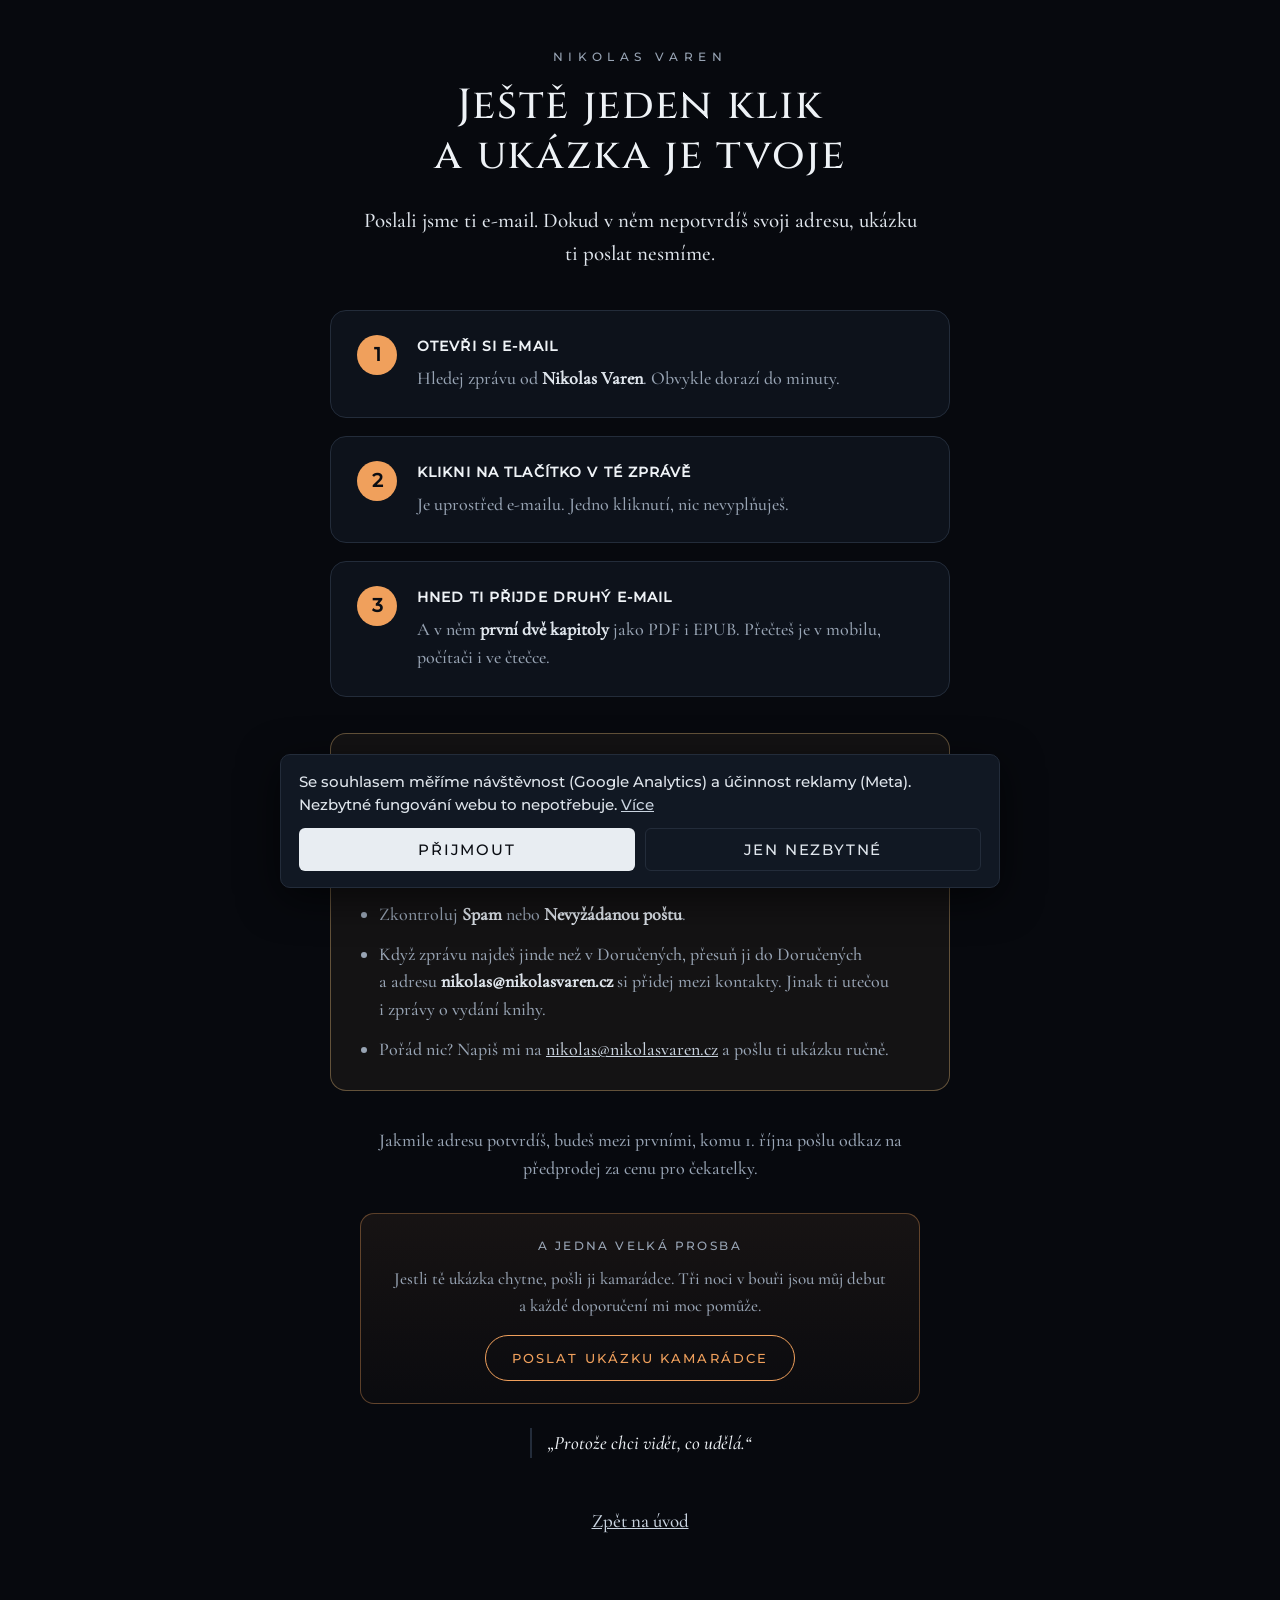
<file: dekujeme.html>
<!doctype html>
<html lang="cs">
<head>
<meta charset="utf-8">
<meta name="viewport" content="width=device-width, initial-scale=1">
<title>Potvrď e-mail | Nikolas Varen</title>
<meta name="robots" content="noindex">
<meta name="theme-color" content="#07090e">
<link rel="icon" href="favicon.ico" sizes="any">
<link rel="icon" href="favicon-32.png" sizes="32x32" type="image/png">
<link rel="icon" href="favicon-192.png" sizes="192x192" type="image/png">
<link rel="apple-touch-icon" href="apple-touch-icon.png">
<link rel="stylesheet" href="styl.css?v=11">
<script src="web.js?v=11"></script>
</head>
<body>
<div class="page" style="text-align:center">
  <div class="kicker">Nikolas Varen</div>
  <h1 style="margin-top:14px">Ještě jeden klik<br>a ukázka je tvoje</h1>
  <p class="uvod">Poslali jsme ti e-mail. Dokud v&nbsp;něm nepotvrdíš svoji adresu, ukázku ti poslat nesmíme.</p>

  <div class="kroky">
    <div class="krok">
      <div class="n">1</div>
      <div>
        <h3>Otevři si e-mail</h3>
        <p>Hledej zprávu od <b>Nikolas Varen</b>. Obvykle dorazí do minuty.</p>
      </div>
    </div>
    <div class="krok">
      <div class="n">2</div>
      <div>
        <h3>Klikni na tlačítko v&nbsp;té zprávě</h3>
        <p>Je uprostřed e-mailu. Jedno kliknutí, nic nevyplňuješ.</p>
      </div>
    </div>
    <div class="krok">
      <div class="n">3</div>
      <div>
        <h3>Hned ti přijde druhý e-mail</h3>
        <p>A&nbsp;v&nbsp;něm <b>první dvě kapitoly</b> jako PDF i&nbsp;EPUB. Přečteš je v&nbsp;mobilu, počítači i&nbsp;ve čtečce.</p>
      </div>
    </div>
  </div>

  <div class="pozor">
    <div class="pc-lbl">Nic ti nepřišlo?</div>
    <ul>
      <li>Počkej dvě minuty a&nbsp;schránku obnov.</li>
      <li>Podívej se do záložky <b>Hromadné</b> nebo <b>Promo akce</b> — v&nbsp;Gmailu jsou nahoře nad seznamem zpráv.</li>
      <li>Zkontroluj <b>Spam</b> nebo <b>Nevyžádanou poštu</b>.</li>
      <li>Když zprávu najdeš jinde než v&nbsp;Doručených, přesuň ji do Doručených a&nbsp;adresu <b>nikolas@nikolasvaren.cz</b> si přidej mezi kontakty. Jinak ti utečou i&nbsp;zprávy o&nbsp;vydání knihy.</li>
      <li>Pořád nic? Napiš mi na <a href="mailto:nikolas@nikolasvaren.cz">nikolas@nikolasvaren.cz</a> a&nbsp;pošlu ti ukázku ručně.</li>
    </ul>
  </div>

  <p class="pozdeji">Jakmile adresu potvrdíš, budeš mezi prvními, komu 1.&nbsp;října pošlu odkaz na předprodej za cenu pro čekatelky.</p>

  <div class="doporuc">
    <div class="pc-lbl">A&nbsp;jedna velká prosba</div>
    <p>Jestli tě ukázka chytne, pošli ji kamarádce. Tři noci v&nbsp;bouři jsou můj debut a&nbsp;každé doporučení mi moc pomůže.</p>
    <button type="button" class="sharebtn" data-share>Poslat ukázku kamarádce</button>
  </div>

  <p class="quote" style="display:inline-block;text-align:left;margin-top:24px">„Protože chci vidět, co udělá.“</p>
  <p style="margin-top:28px"><a href="index.html">Zpět na úvod</a></p>
</div>
<div class="cookies" id="cookies" role="dialog" aria-label="Cookies">
  Se souhlasem měříme návštěvnost (Google Analytics) a účinnost reklamy (Meta). Nezbytné fungování webu to nepotřebuje. <a href="soukromi.html#cookies">Více</a>
  <div class="row"><button class="yes">Přijmout</button><button class="no">Jen nezbytné</button></div>
</div>
</body>
</html>
</file>
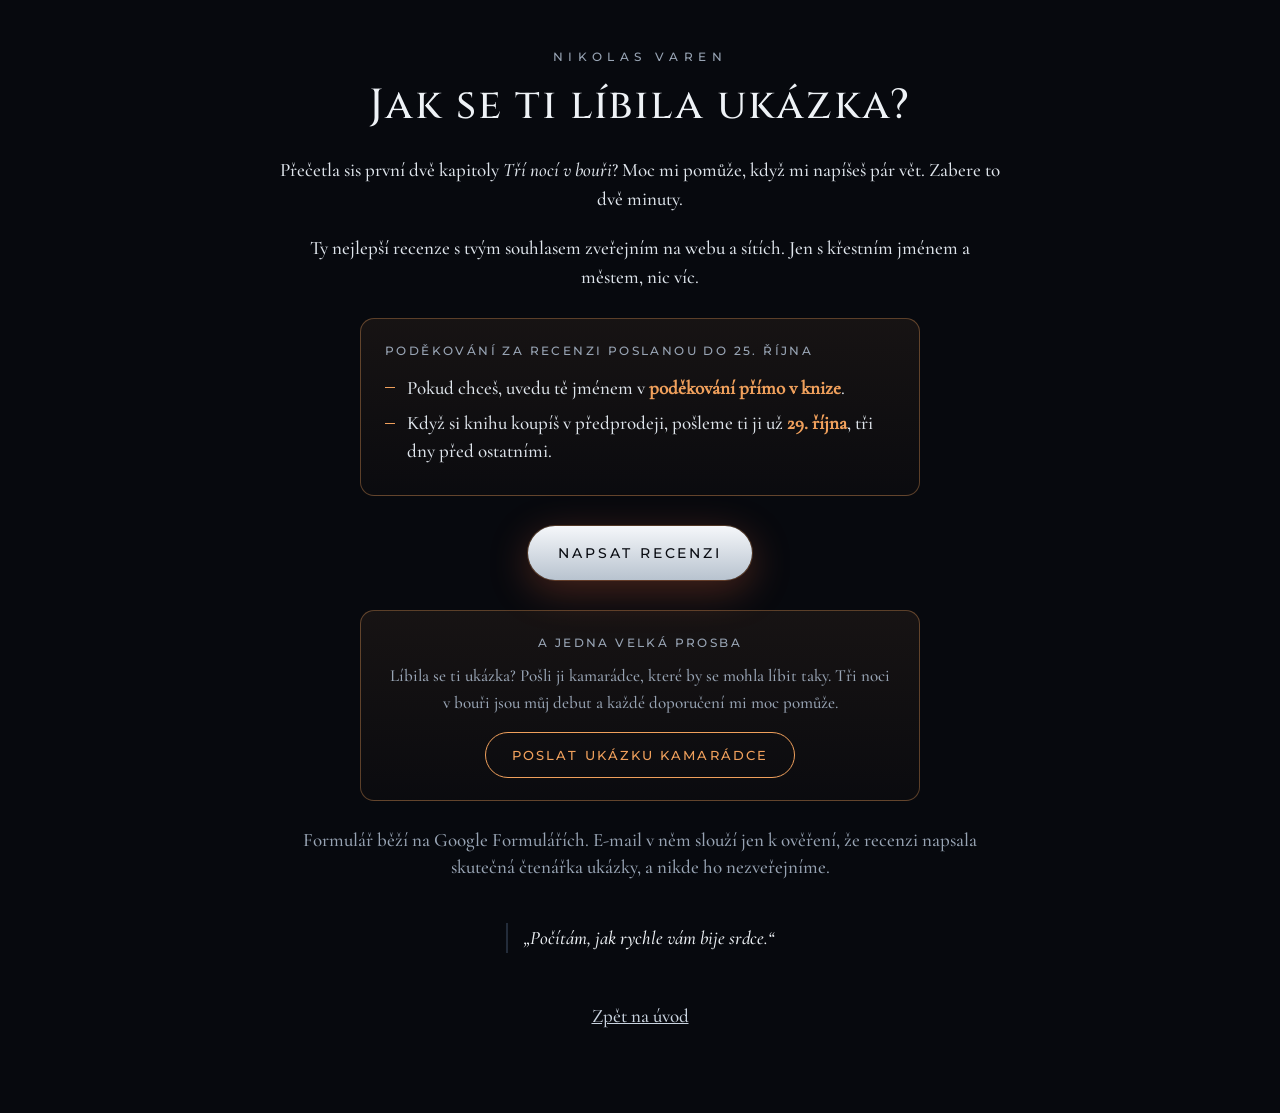
<file: recenze.html>
<!doctype html>
<html lang="cs">
<head>
<meta charset="utf-8">
<meta name="viewport" content="width=device-width, initial-scale=1">
<title>Napiš recenzi | Nikolas Varen</title>
<meta name="robots" content="noindex">
<meta name="description" content="Přečetla sis ukázku Tři noci v bouři? Napiš autorovi pár vět.">
<meta name="theme-color" content="#07090e">
<link rel="icon" href="favicon.ico" sizes="any">
<link rel="icon" href="favicon-32.png" sizes="32x32" type="image/png">
<link rel="icon" href="favicon-192.png" sizes="192x192" type="image/png">
<link rel="apple-touch-icon" href="apple-touch-icon.png">
<link rel="stylesheet" href="styl.css?v=11">
<script src="web.js?v=11"></script>
</head>
<body>
<div class="page" style="text-align:center">
  <div class="kicker">Nikolas Varen</div>
  <h1 style="margin-top:14px">Jak se ti líbila ukázka?</h1>
  <p>Přečetla sis první dvě kapitoly <i>Tří nocí v&nbsp;bouři</i>? Moc mi pomůže, když mi napíšeš pár vět. Zabere to dvě minuty.</p>
  <p>Ty nejlepší recenze s&nbsp;tvým souhlasem zveřejním na webu a sítích. Jen s&nbsp;křestním jménem a městem, nic víc.</p>
  <div class="pricecard" style="text-align:left;max-width:560px;margin:26px auto 0">
    <div class="pc-lbl" style="margin-bottom:10px">Poděkování za recenzi poslanou do 25.&nbsp;října</div>
    <ul class="perks">
      <li>Pokud chceš, uvedu tě jménem v&nbsp;<b>poděkování přímo v&nbsp;knize</b>.</li>
      <li>Když si knihu koupíš v&nbsp;předprodeji, pošleme ti ji už <b>29.&nbsp;října</b>, tři dny před ostatními.</li>
    </ul>
  </div>
  <p style="margin-top:30px"><a class="cta" href="https://docs.google.com/forms/d/e/1FAIpQLSeaa8Qmd5Sow6N8pQA67dRrvOEHcnx9W-LGOHo3RDjzRgeSiA/viewform">Napsat recenzi</a></p>
  <div class="doporuc">
    <div class="pc-lbl">A&nbsp;jedna velká prosba</div>
    <p>Líbila se ti ukázka? Pošli ji kamarádce, které by se mohla líbit taky. Tři noci v&nbsp;bouři jsou můj debut a&nbsp;každé doporučení mi moc pomůže.</p>
    <button type="button" class="sharebtn" data-share>Poslat ukázku kamarádce</button>
  </div>
  <p class="small" style="margin-top:26px">Formulář běží na Google Formulářích. E-mail v&nbsp;něm slouží jen k&nbsp;ověření, že recenzi napsala skutečná čtenářka ukázky, a nikde ho nezveřejníme.</p>
  <p class="quote" style="display:inline-block;text-align:left;margin-top:24px">„Počítám, jak rychle vám bije srdce.“</p>
  <p style="margin-top:28px"><a href="index.html">Zpět na úvod</a></p>
</div>
</body>
</html>
</file>
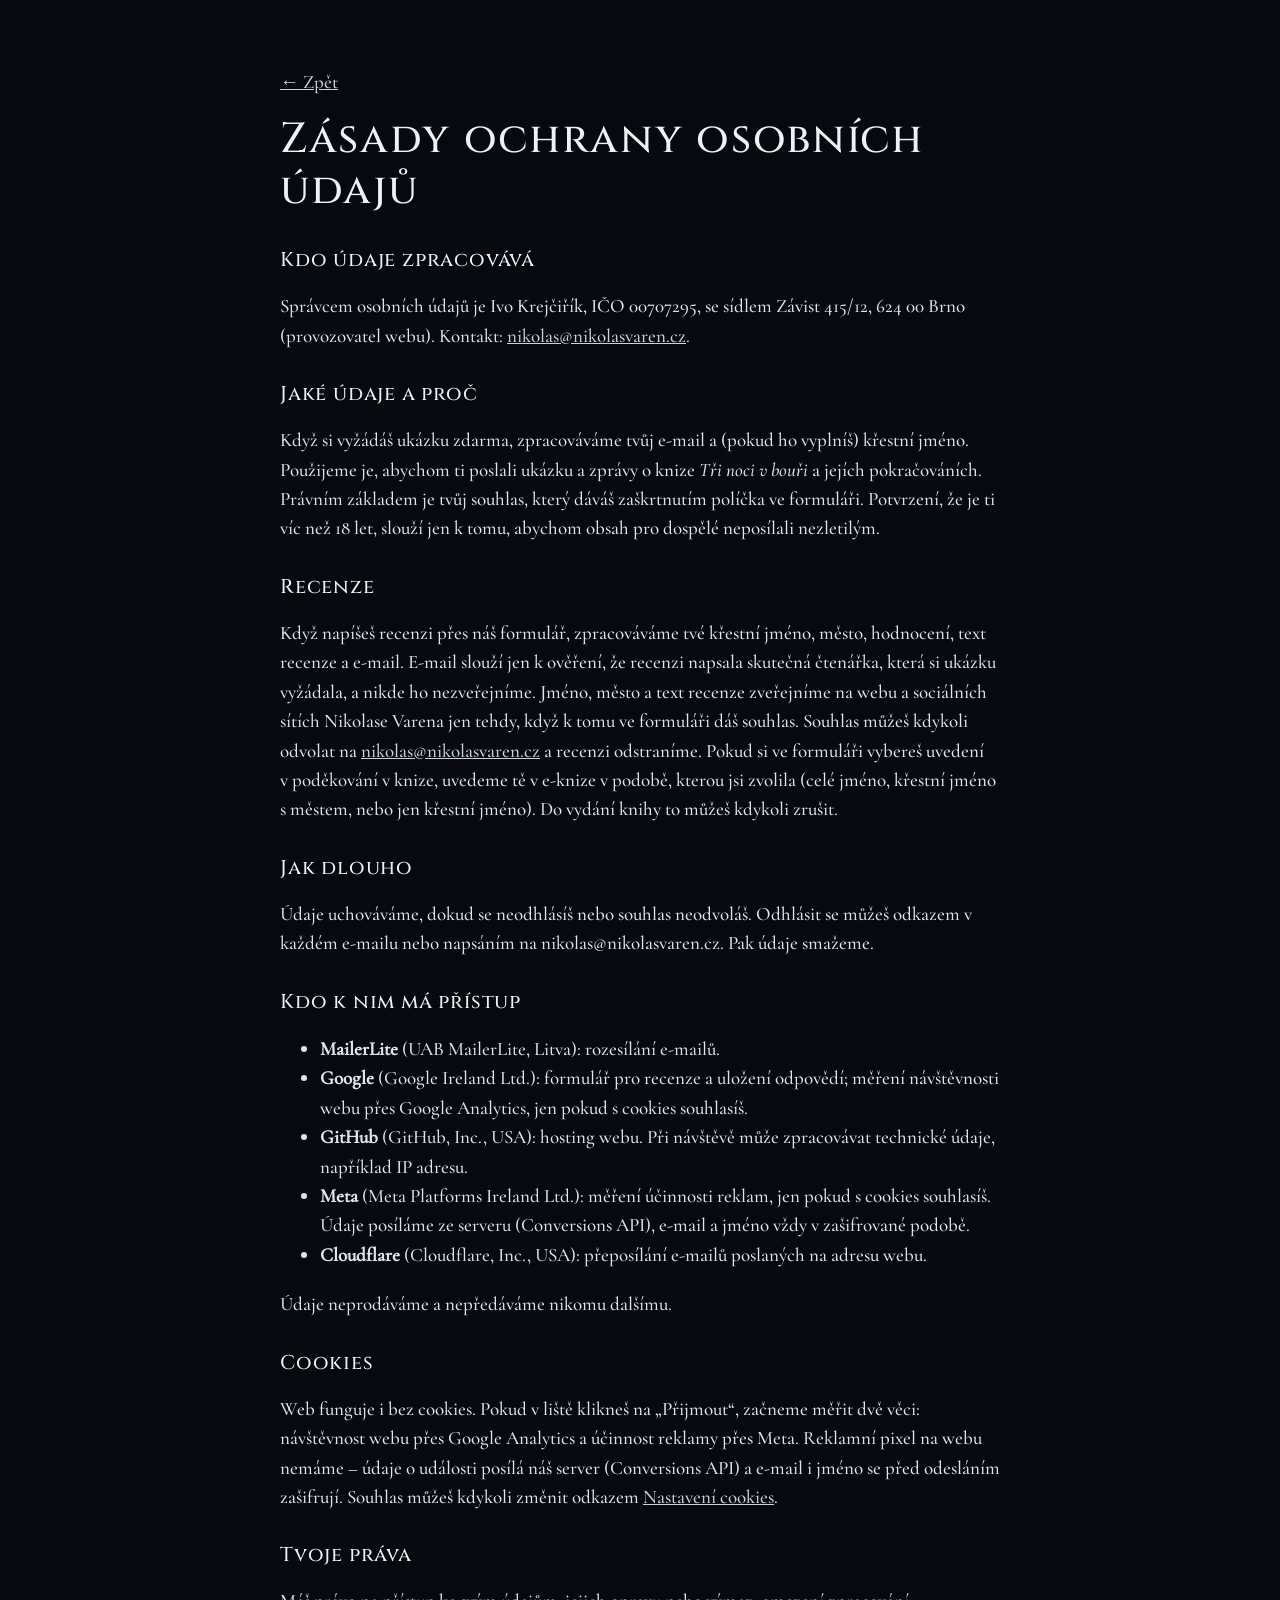
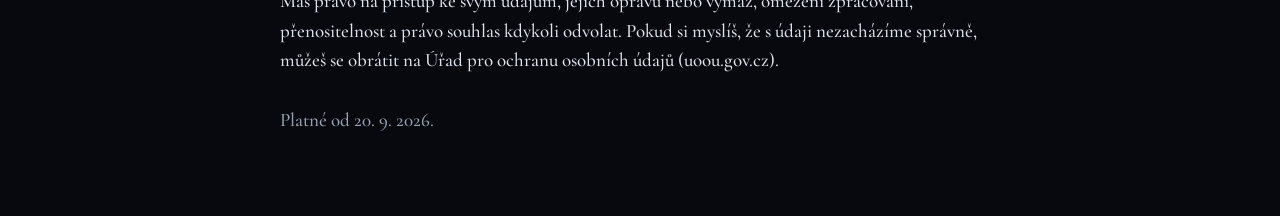
<file: soukromi.html>
<!doctype html>
<html lang="cs">
<head>
<meta charset="utf-8">
<meta name="viewport" content="width=device-width, initial-scale=1">
<title>Ochrana osobních údajů | Nikolas Varen</title>
<meta name="theme-color" content="#07090e">
<link rel="icon" href="favicon.ico" sizes="any">
<link rel="icon" href="favicon-32.png" sizes="32x32" type="image/png">
<link rel="icon" href="favicon-192.png" sizes="192x192" type="image/png">
<link rel="apple-touch-icon" href="apple-touch-icon.png">
<link rel="stylesheet" href="styl.css?v=11">
<script src="web.js?v=11"></script>
</head>
<body>
<div class="page">
  <p><a href="index.html">← Zpět</a></p>
  <h1>Zásady ochrany osobních údajů</h1>

  <h2>Kdo údaje zpracovává</h2>
  <p>Správcem osobních údajů je Ivo Krejčiřík, IČO 00707295, se sídlem Závist 415/12, 624 00 Brno (provozovatel webu). Kontakt: <a href="mailto:nikolas@nikolasvaren.cz">nikolas@nikolasvaren.cz</a>.</p>

  <h2>Jaké údaje a proč</h2>
  <p>Když si vyžádáš ukázku zdarma, zpracováváme tvůj e-mail a (pokud ho vyplníš) křestní jméno. Použijeme je, abychom ti poslali ukázku a zprávy o knize <i>Tři noci v bouři</i> a jejích pokračováních. Právním základem je tvůj souhlas, který dáváš zaškrtnutím políčka ve formuláři. Potvrzení, že je ti víc než 18 let, slouží jen k tomu, abychom obsah pro dospělé neposílali nezletilým.</p>

  <h2 id="recenze">Recenze</h2>
  <p>Když napíšeš recenzi přes náš formulář, zpracováváme tvé křestní jméno, město, hodnocení, text recenze a e-mail. E-mail slouží jen k&nbsp;ověření, že recenzi napsala skutečná čtenářka, která si ukázku vyžádala, a nikde ho nezveřejníme. Jméno, město a text recenze zveřejníme na webu a sociálních sítích Nikolase Varena jen tehdy, když k&nbsp;tomu ve formuláři dáš souhlas. Souhlas můžeš kdykoli odvolat na <a href="mailto:nikolas@nikolasvaren.cz">nikolas@nikolasvaren.cz</a> a recenzi odstraníme. Pokud si ve formuláři vybereš uvedení v&nbsp;poděkování v&nbsp;knize, uvedeme tě v&nbsp;e-knize v&nbsp;podobě, kterou jsi zvolila (celé jméno, křestní jméno s&nbsp;městem, nebo jen křestní jméno). Do vydání knihy to můžeš kdykoli zrušit.</p>

  <h2>Jak dlouho</h2>
  <p>Údaje uchováváme, dokud se neodhlásíš nebo souhlas neodvoláš. Odhlásit se můžeš odkazem v každém e-mailu nebo napsáním na nikolas@nikolasvaren.cz. Pak údaje smažeme.</p>

  <h2>Kdo k nim má přístup</h2>
  <ul>
    <li><b>MailerLite</b> (UAB MailerLite, Litva): rozesílání e-mailů.</li>
    <li><b>Google</b> (Google Ireland Ltd.): formulář pro recenze a uložení odpovědí; měření návštěvnosti webu přes Google Analytics, jen pokud s cookies souhlasíš.</li>
    <li><b>GitHub</b> (GitHub, Inc., USA): hosting webu. Při návštěvě může zpracovávat technické údaje, například IP adresu.</li>
    <li><b>Meta</b> (Meta Platforms Ireland Ltd.): měření účinnosti reklam, jen pokud s cookies souhlasíš. Údaje posíláme ze serveru (Conversions API), e-mail a jméno vždy v zašifrované podobě.</li>
    <li><b>Cloudflare</b> (Cloudflare, Inc., USA): přeposílání e-mailů poslaných na adresu webu.</li>
  </ul>
  <p>Údaje neprodáváme a nepředáváme nikomu dalšímu.</p>

  <h2 id="cookies">Cookies</h2>
  <p>Web funguje i bez cookies. Pokud v liště klikneš na „Přijmout“, začneme měřit dvě věci: návštěvnost webu přes Google Analytics a účinnost reklamy přes Meta. Reklamní pixel na webu nemáme – údaje o události posílá náš server (Conversions API) a e-mail i jméno se před odesláním zašifrují. Souhlas můžeš kdykoli změnit odkazem <a href="#" onclick="nvCookiesReset();return false">Nastavení cookies</a>.</p>

  <h2>Tvoje práva</h2>
  <p>Máš právo na přístup ke svým údajům, jejich opravu nebo výmaz, omezení zpracování, přenositelnost a právo souhlas kdykoli odvolat. Pokud si myslíš, že s údaji nezacházíme správně, můžeš se obrátit na Úřad pro ochranu osobních údajů (uoou.gov.cz).</p>

  <p class="small" style="margin-top:32px">Platné od 20. 9. 2026.</p>
</div>
<div class="cookies" id="cookies" role="dialog" aria-label="Cookies">
  Se souhlasem měříme návštěvnost (Google Analytics) a účinnost reklamy (Meta). Nezbytné fungování webu to nepotřebuje. <a href="#cookies">Více</a>
  <div class="row"><button class="yes">Přijmout</button><button class="no">Jen nezbytné</button></div>
</div>
</body>
</html>
</file>
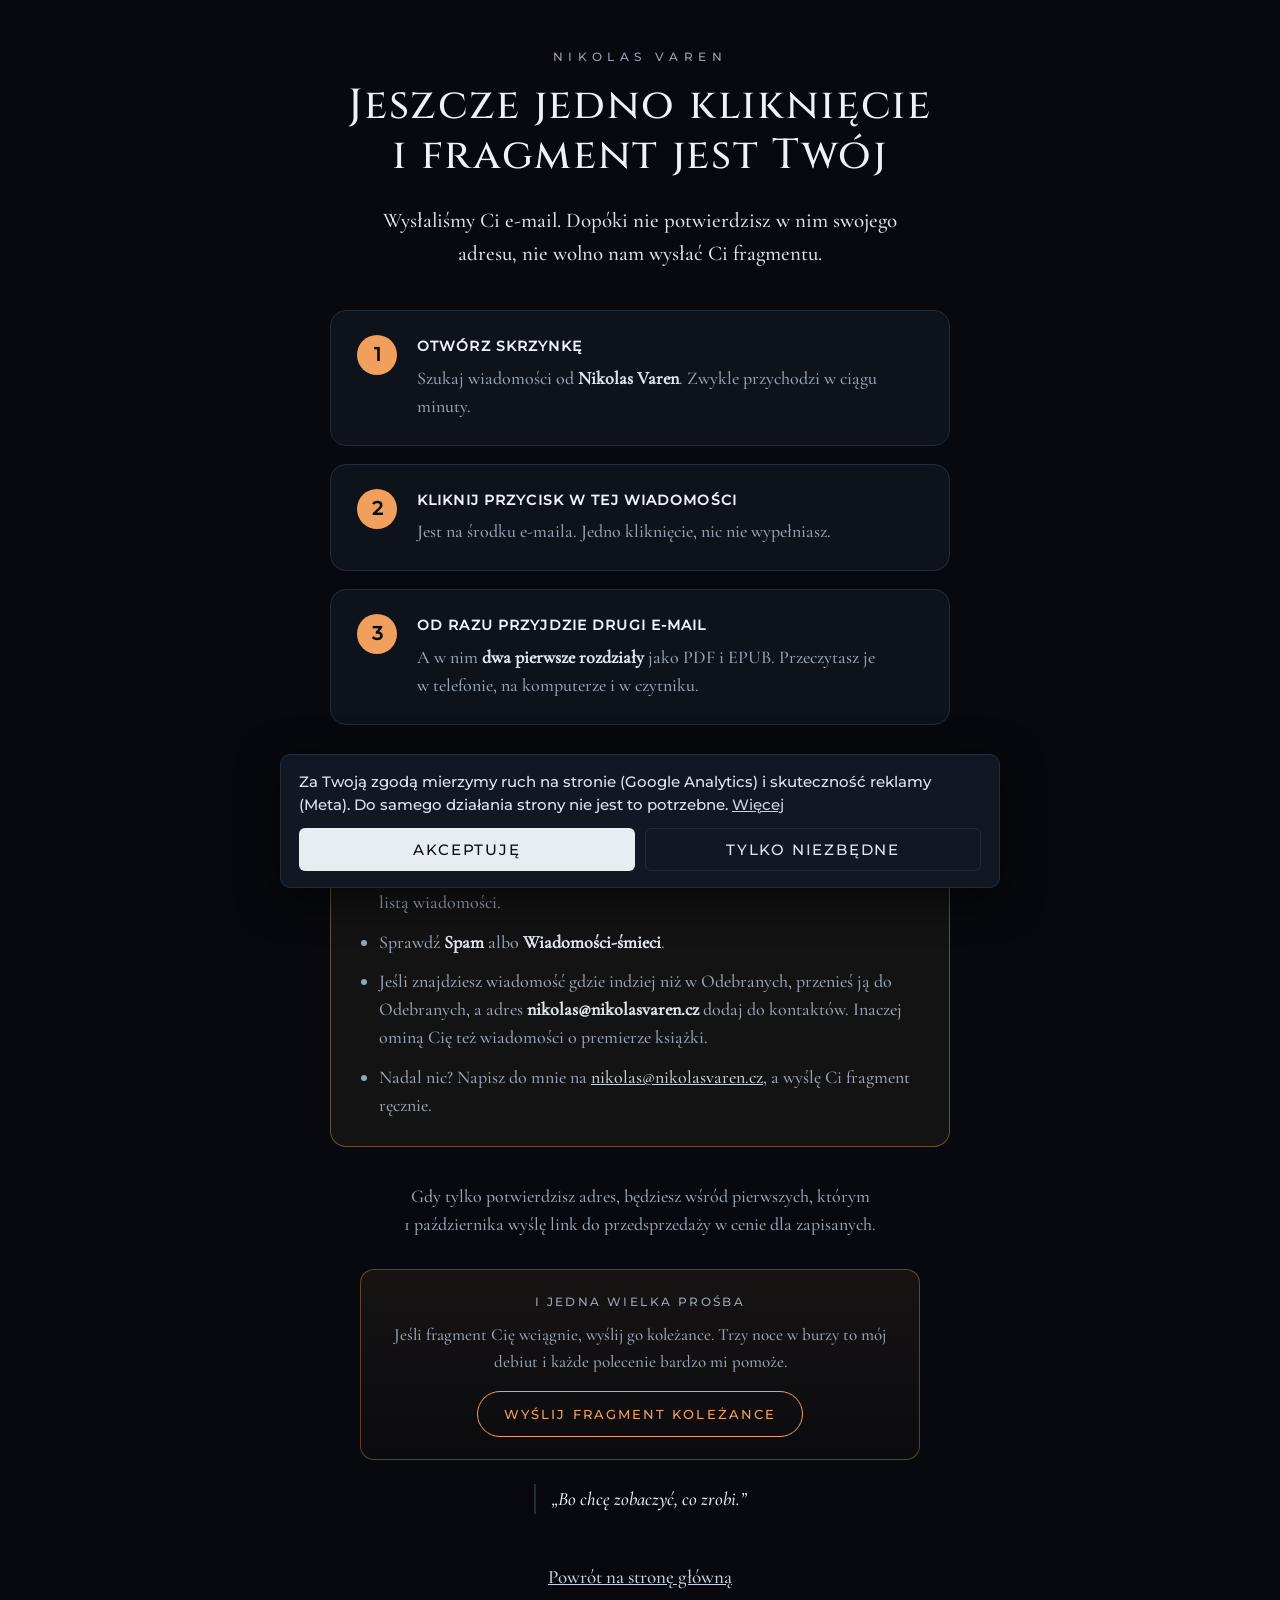
<file: pl/dziekujemy.html>
<!doctype html>
<html lang="pl">
<head>
<meta charset="utf-8">
<meta name="viewport" content="width=device-width, initial-scale=1">
<title>Potwierdź e-mail | Nikolas Varen</title>
<meta name="robots" content="noindex">
<meta name="theme-color" content="#07090e">
<link rel="icon" href="../favicon.ico" sizes="any">
<link rel="icon" href="../favicon-32.png" sizes="32x32" type="image/png">
<link rel="icon" href="../favicon-192.png" sizes="192x192" type="image/png">
<link rel="apple-touch-icon" href="../apple-touch-icon.png">
<link rel="stylesheet" href="../styl.css?v=11">
<script src="../web.js?v=11"></script>
</head>
<body>
<div class="page" style="text-align:center">
  <div class="kicker">Nikolas Varen</div>
  <h1 style="margin-top:14px">Jeszcze jedno kliknięcie<br>i fragment jest Twój</h1>
  <p class="uvod">Wysłaliśmy Ci e-mail. Dopóki nie potwierdzisz w&nbsp;nim swojego adresu, nie wolno nam wysłać Ci fragmentu.</p>

  <div class="kroky">
    <div class="krok">
      <div class="n">1</div>
      <div>
        <h3>Otwórz skrzynkę</h3>
        <p>Szukaj wiadomości od <b>Nikolas Varen</b>. Zwykle przychodzi w&nbsp;ciągu minuty.</p>
      </div>
    </div>
    <div class="krok">
      <div class="n">2</div>
      <div>
        <h3>Kliknij przycisk w&nbsp;tej wiadomości</h3>
        <p>Jest na środku e-maila. Jedno kliknięcie, nic nie wypełniasz.</p>
      </div>
    </div>
    <div class="krok">
      <div class="n">3</div>
      <div>
        <h3>Od razu przyjdzie drugi e-mail</h3>
        <p>A&nbsp;w&nbsp;nim <b>dwa pierwsze rozdziały</b> jako PDF i&nbsp;EPUB. Przeczytasz je w&nbsp;telefonie, na komputerze i&nbsp;w&nbsp;czytniku.</p>
      </div>
    </div>
  </div>

  <div class="pozor">
    <div class="pc-lbl">Nic nie przyszło?</div>
    <ul>
      <li>Odczekaj dwie minuty i&nbsp;odśwież skrzynkę.</li>
      <li>Zajrzyj do zakładki <b>Oferty</b> lub <b>Powiadomienia</b> — w&nbsp;Gmailu są u&nbsp;góry nad listą wiadomości.</li>
      <li>Sprawdź <b>Spam</b> albo <b>Wiadomości-śmieci</b>.</li>
      <li>Jeśli znajdziesz wiadomość gdzie indziej niż w&nbsp;Odebranych, przenieś ją do Odebranych, a&nbsp;adres <b>nikolas@nikolasvaren.cz</b> dodaj do kontaktów. Inaczej ominą Cię też wiadomości o&nbsp;premierze książki.</li>
      <li>Nadal nic? Napisz do mnie na <a href="mailto:nikolas@nikolasvaren.cz">nikolas@nikolasvaren.cz</a>, a&nbsp;wyślę Ci fragment ręcznie.</li>
    </ul>
  </div>

  <p class="pozdeji">Gdy tylko potwierdzisz adres, będziesz wśród pierwszych, którym 1&nbsp;października wyślę link do przedsprzedaży w&nbsp;cenie dla zapisanych.</p>

  <div class="doporuc">
    <div class="pc-lbl">I&nbsp;jedna wielka prośba</div>
    <p>Jeśli fragment Cię wciągnie, wyślij go koleżance. Trzy noce w&nbsp;burzy to mój debiut i&nbsp;każde polecenie bardzo mi pomoże.</p>
    <button type="button" class="sharebtn" data-share>Wyślij fragment koleżance</button>
  </div>

  <p class="quote" style="display:inline-block;text-align:left;margin-top:24px">„Bo chcę zobaczyć, co zrobi.”</p>
  <p style="margin-top:28px"><a href="index.html">Powrót na stronę główną</a></p>
</div>
<div class="cookies" id="cookies" role="dialog" aria-label="Cookies">
  Za Twoją zgodą mierzymy ruch na stronie (Google Analytics) i&nbsp;skuteczność reklamy (Meta). Do samego działania strony nie jest to potrzebne. <a href="prywatnosc.html#cookies">Więcej</a>
  <div class="row"><button class="yes">Akceptuję</button><button class="no">Tylko niezbędne</button></div>
</div>
</body>
</html>
</file>
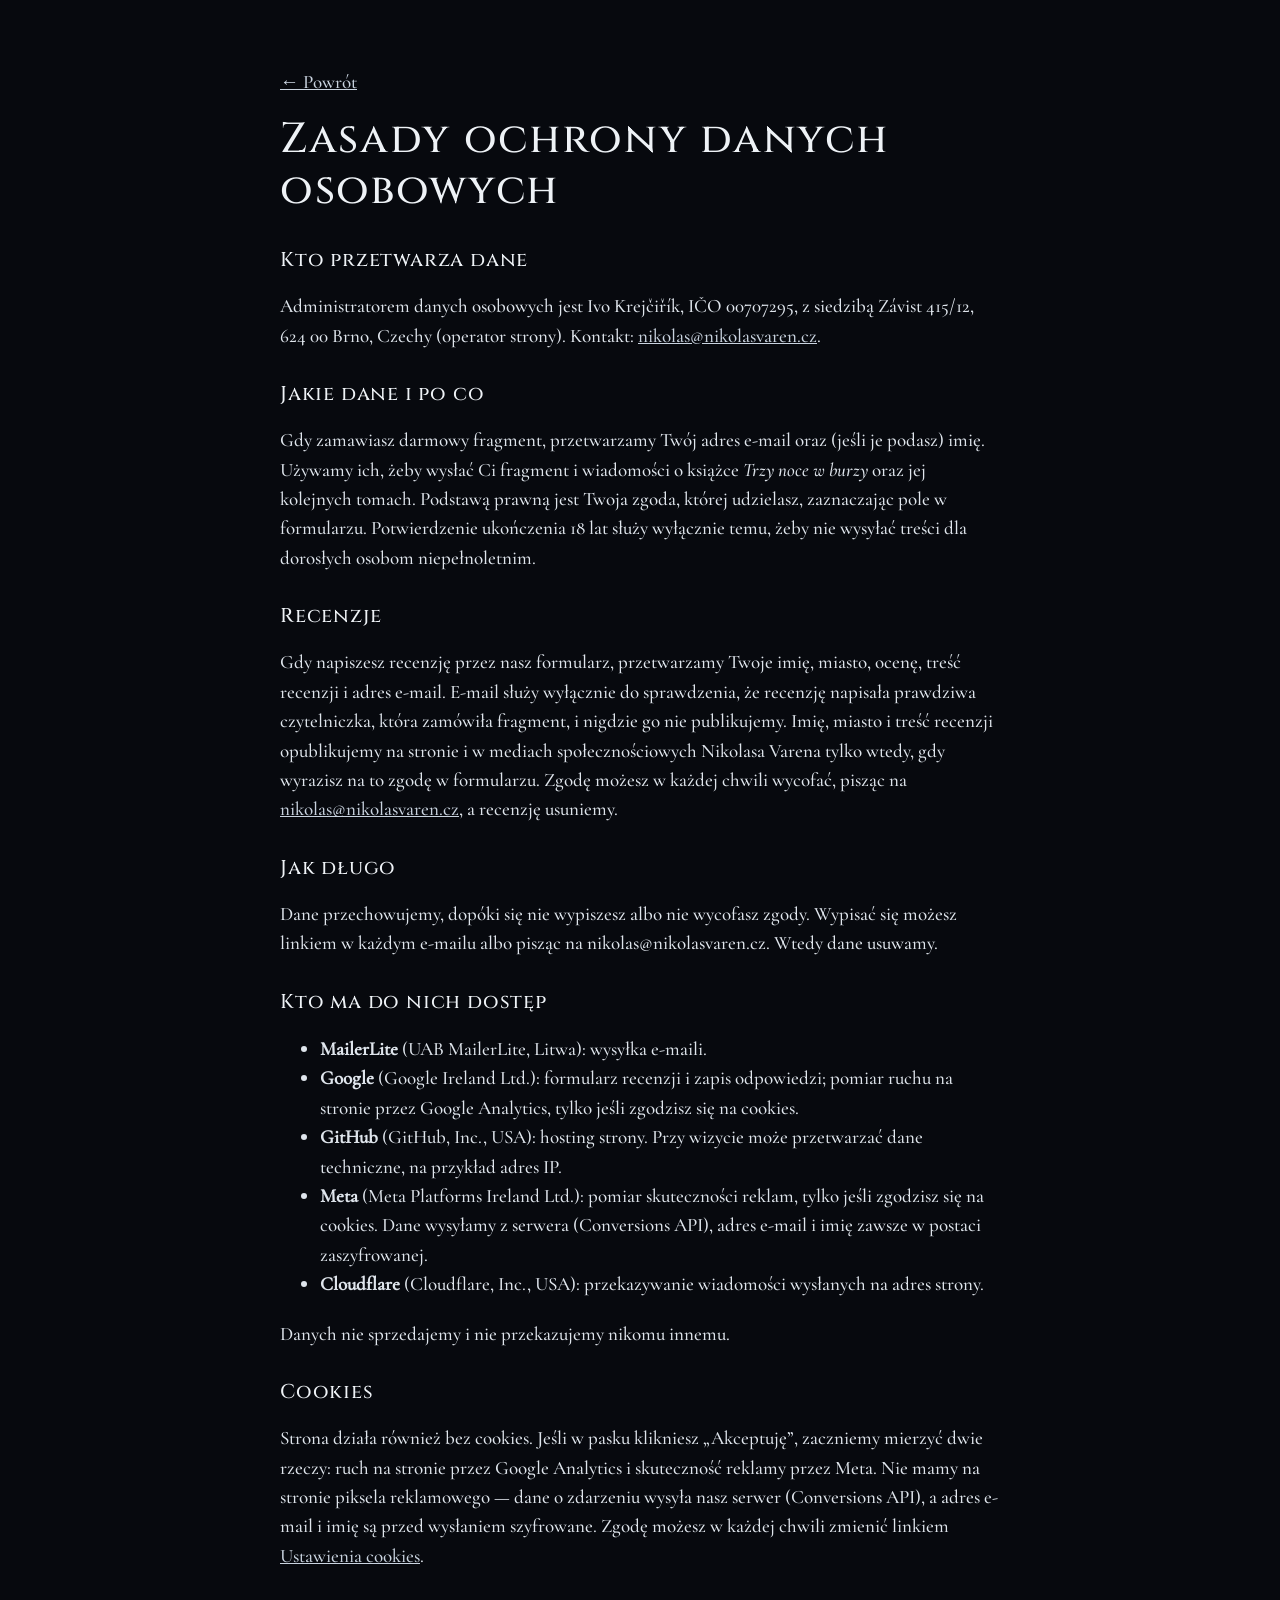
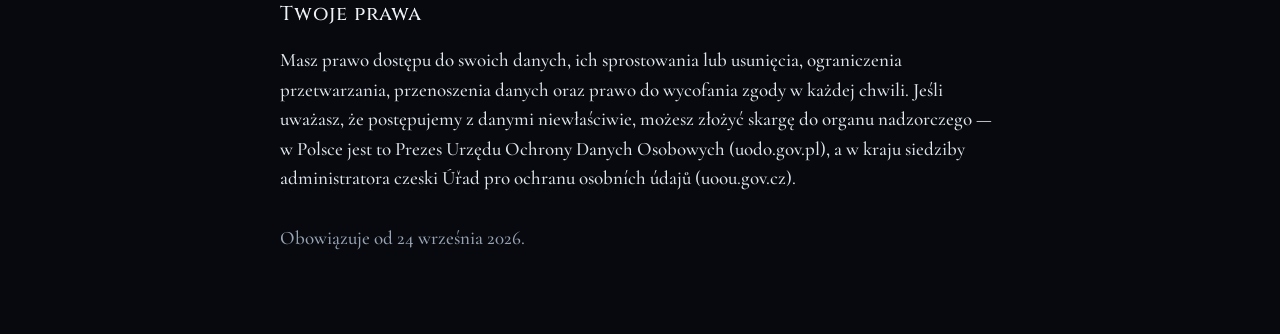
<file: pl/prywatnosc.html>
<!doctype html>
<html lang="pl">
<head>
<meta charset="utf-8">
<meta name="viewport" content="width=device-width, initial-scale=1">
<title>Ochrona danych osobowych | Nikolas Varen</title>
<meta name="theme-color" content="#07090e">
<link rel="icon" href="../favicon.ico" sizes="any">
<link rel="icon" href="../favicon-32.png" sizes="32x32" type="image/png">
<link rel="icon" href="../favicon-192.png" sizes="192x192" type="image/png">
<link rel="apple-touch-icon" href="../apple-touch-icon.png">
<link rel="stylesheet" href="../styl.css?v=11">
<script src="../web.js?v=11"></script>
</head>
<body>
<div class="page">
  <p><a href="index.html">← Powrót</a></p>
  <h1>Zasady ochrony danych osobowych</h1>

  <h2>Kto przetwarza dane</h2>
  <p>Administratorem danych osobowych jest Ivo Krejčiřík, IČO 00707295, z siedzibą Závist 415/12, 624 00 Brno, Czechy (operator strony). Kontakt: <a href="mailto:nikolas@nikolasvaren.cz">nikolas@nikolasvaren.cz</a>.</p>

  <h2>Jakie dane i po co</h2>
  <p>Gdy zamawiasz darmowy fragment, przetwarzamy Twój adres e-mail oraz (jeśli je podasz) imię. Używamy ich, żeby wysłać Ci fragment i wiadomości o książce <i>Trzy noce w burzy</i> oraz jej kolejnych tomach. Podstawą prawną jest Twoja zgoda, której udzielasz, zaznaczając pole w formularzu. Potwierdzenie ukończenia 18 lat służy wyłącznie temu, żeby nie wysyłać treści dla dorosłych osobom niepełnoletnim.</p>

  <h2 id="recenzje">Recenzje</h2>
  <p>Gdy napiszesz recenzję przez nasz formularz, przetwarzamy Twoje imię, miasto, ocenę, treść recenzji i adres e-mail. E-mail służy wyłącznie do sprawdzenia, że recenzję napisała prawdziwa czytelniczka, która zamówiła fragment, i nigdzie go nie publikujemy. Imię, miasto i treść recenzji opublikujemy na stronie i w mediach społecznościowych Nikolasa Varena tylko wtedy, gdy wyrazisz na to zgodę w formularzu. Zgodę możesz w każdej chwili wycofać, pisząc na <a href="mailto:nikolas@nikolasvaren.cz">nikolas@nikolasvaren.cz</a>, a recenzję usuniemy.</p>

  <h2>Jak długo</h2>
  <p>Dane przechowujemy, dopóki się nie wypiszesz albo nie wycofasz zgody. Wypisać się możesz linkiem w każdym e-mailu albo pisząc na nikolas@nikolasvaren.cz. Wtedy dane usuwamy.</p>

  <h2>Kto ma do nich dostęp</h2>
  <ul>
    <li><b>MailerLite</b> (UAB MailerLite, Litwa): wysyłka e-maili.</li>
    <li><b>Google</b> (Google Ireland Ltd.): formularz recenzji i zapis odpowiedzi; pomiar ruchu na stronie przez Google Analytics, tylko jeśli zgodzisz się na cookies.</li>
    <li><b>GitHub</b> (GitHub, Inc., USA): hosting strony. Przy wizycie może przetwarzać dane techniczne, na przykład adres IP.</li>
    <li><b>Meta</b> (Meta Platforms Ireland Ltd.): pomiar skuteczności reklam, tylko jeśli zgodzisz się na cookies. Dane wysyłamy z serwera (Conversions API), adres e-mail i imię zawsze w postaci zaszyfrowanej.</li>
    <li><b>Cloudflare</b> (Cloudflare, Inc., USA): przekazywanie wiadomości wysłanych na adres strony.</li>
  </ul>
  <p>Danych nie sprzedajemy i nie przekazujemy nikomu innemu.</p>

  <h2 id="cookies">Cookies</h2>
  <p>Strona działa również bez cookies. Jeśli w pasku klikniesz „Akceptuję”, zaczniemy mierzyć dwie rzeczy: ruch na stronie przez Google Analytics i skuteczność reklamy przez Meta. Nie mamy na stronie piksela reklamowego — dane o zdarzeniu wysyła nasz serwer (Conversions API), a adres e-mail i imię są przed wysłaniem szyfrowane. Zgodę możesz w każdej chwili zmienić linkiem <a href="#" onclick="nvCookiesReset();return false">Ustawienia cookies</a>.</p>

  <h2>Twoje prawa</h2>
  <p>Masz prawo dostępu do swoich danych, ich sprostowania lub usunięcia, ograniczenia przetwarzania, przenoszenia danych oraz prawo do wycofania zgody w każdej chwili. Jeśli uważasz, że postępujemy z danymi niewłaściwie, możesz złożyć skargę do organu nadzorczego — w Polsce jest to Prezes Urzędu Ochrony Danych Osobowych (uodo.gov.pl), a w kraju siedziby administratora czeski Úřad pro ochranu osobních údajů (uoou.gov.cz).</p>

  <p class="small" style="margin-top:32px">Obowiązuje od 24 września 2026.</p>
</div>
<div class="cookies" id="cookies" role="dialog" aria-label="Cookies">
  Za Twoją zgodą mierzymy ruch na stronie (Google Analytics) i skuteczność reklamy (Meta). Do samego działania strony nie jest to potrzebne. <a href="#cookies">Więcej</a>
  <div class="row"><button class="yes">Akceptuję</button><button class="no">Tylko niezbędne</button></div>
</div>
</body>
</html>
</file>
<file: styl.css>
@font-face{font-family:Cinzel;font-display:swap;src:url(cinzel-latin-500-normal.woff2) format("woff2")}
@font-face{font-family:Cinzel;font-display:swap;src:url(cinzel-latin-ext-500-normal.woff2) format("woff2");unicode-range:U+0100-024F}
@font-face{font-family:Corm;font-display:swap;src:url(cormorant-garamond-latin-500-normal.woff2) format("woff2")}
@font-face{font-family:Corm;font-display:swap;src:url(cormorant-garamond-latin-ext-500-normal.woff2) format("woff2");unicode-range:U+0100-024F}
@font-face{font-family:Corm;font-style:italic;font-display:swap;src:url(cormorant-garamond-latin-500-italic.woff2) format("woff2")}
@font-face{font-family:Corm;font-style:italic;font-display:swap;src:url(cormorant-garamond-latin-ext-500-italic.woff2) format("woff2");unicode-range:U+0100-024F}
@font-face{font-family:Mont;font-display:swap;src:url(montserrat-latin-500-normal.woff2) format("woff2")}
@font-face{font-family:Mont;font-display:swap;src:url(montserrat-latin-ext-500-normal.woff2) format("woff2");unicode-range:U+0100-024F}

:root{--ember:#e2b77a;--bg:#07090e;--bg2:#0d121b;--line:#232c3a;--text:#dfe5ec;--muted:#98a4b4;--silver:#eef2f6;--accent:#c9d3df}
*{box-sizing:border-box}
html{-webkit-text-size-adjust:100%}
body{margin:0;background:var(--bg);color:var(--text);font-family:Corm,Georgia,serif;font-size:20px;line-height:1.55}
a{color:var(--accent)}
.wrap{max-width:1080px;margin:0 auto;padding:0 20px}
.kicker{font-family:Mont,Arial,sans-serif;font-size:12px;letter-spacing:.45em;text-transform:uppercase;color:var(--muted)}
h1,h2{font-family:Cinzel,Georgia,serif;font-weight:500;color:var(--silver);letter-spacing:.04em;line-height:1.2;margin:0}
h1{font-size:clamp(44px,8vw,76px)}
.sub{font-style:italic;font-size:clamp(28px,4.5vw,40px);margin:4px 0 18px;color:var(--text)}

/* hero */
.hero{padding:40px 0 56px}
.hero .grid{display:grid;grid-template-columns:minmax(0,380px) minmax(0,1fr);gap:56px;align-items:center}
.cover img{width:100%;height:auto;display:block;border-radius:4px;box-shadow:0 30px 80px rgba(0,0,0,.7),0 0 0 1px rgba(255,255,255,.05)}
.quote{font-style:italic;font-size:24px;color:var(--silver);border-left:2px solid var(--line);padding-left:16px;margin:0 0 20px}
.blurb p{margin:0 0 14px}
.blurb .beat{font-family:Cinzel,Georgia,serif;letter-spacing:.06em;color:var(--silver);font-size:19px}

/* form */
.form{margin-top:26px;background:var(--bg2);border:1px solid var(--line);border-radius:10px;padding:22px}
.form h2{font-size:20px;letter-spacing:.06em;margin-bottom:6px}
.form .lead{font-size:18px;color:var(--muted);margin:0 0 16px}
.row{display:flex;gap:10px;flex-wrap:wrap}
input[type=text],input[type=email]{flex:1 1 200px;min-width:0;background:#05070b;border:1px solid var(--line);color:var(--text);border-radius:6px;padding:13px 14px;font:17px Mont,Arial,sans-serif}
input:focus{outline:2px solid #5d6f88;outline-offset:1px}
.check{display:flex;gap:10px;align-items:flex-start;font-size:16px;line-height:1.4;color:var(--muted);margin-top:12px}
.check input{margin-top:3px;width:18px;height:18px;flex:none;accent-color:#9fb0c6}
button{cursor:pointer;border:0;border-radius:6px;font:15px Mont,Arial,sans-serif;letter-spacing:.12em;text-transform:uppercase}
.btn{width:100%;margin-top:16px;padding:16px;background:linear-gradient(180deg,#f3f6f9,#b9c4d1);color:#0a0d13}
.btn:hover{filter:brightness(1.06)}
.btn[disabled]{opacity:.6;cursor:wait}
.err{color:#e8a0a0;font-size:16px;margin-top:10px;min-height:1em}
.small{font-size:14px;color:var(--muted);line-height:1.4}

/* sections */
.points{border-top:1px solid var(--line);padding:56px 0}
.points .grid{display:grid;grid-template-columns:repeat(3,minmax(0,1fr));gap:32px}
.points h3{font-family:Mont,Arial,sans-serif;font-weight:500;font-size:13px;letter-spacing:.3em;text-transform:uppercase;color:var(--silver);margin:0 0 8px}
.points p{margin:0;color:var(--muted)}
.author{border-top:1px solid var(--line);padding:56px 0;text-align:center}
.author p{font-style:italic;font-size:24px;max-width:620px;margin:14px auto 0}
footer{border-top:1px solid var(--line);padding:28px 0 40px;font-size:14px;color:var(--muted);font-family:Mont,Arial,sans-serif;line-height:1.7}
footer a{color:var(--muted)}

/* plain pages */
.page{max-width:760px;margin:0 auto;padding:48px 20px 64px}
.page h1{font-size:clamp(30px,5vw,42px);margin-bottom:24px}
.page h2{font-size:20px;margin:32px 0 10px}
.page p,.page li{font-size:19px}

/* cookie bar */
.cookies{position:fixed;left:12px;right:12px;bottom:12px;max-width:720px;margin:0 auto;background:#111823;border:1px solid var(--line);border-radius:10px;padding:16px 18px;font:15px/1.5 Mont,Arial,sans-serif;color:var(--text);box-shadow:0 10px 40px rgba(0,0,0,.6);display:none;z-index:10}
.cookies .row{margin-top:12px}
.cookies button{padding:11px 16px;flex:1 1 140px}
.cookies .yes{background:#e8edf2;color:#0a0d13}
.cookies .no{background:transparent;color:var(--text);border:1px solid var(--line)}

@media (max-width:760px){
  body{font-size:19px}
  .hero{padding:24px 0 40px}
  .hero .grid{grid-template-columns:1fr;gap:28px}
  .cover{max-width:230px;margin:0 auto}
  .head{text-align:center}
  .quote{text-align:left}
  .points .grid{grid-template-columns:1fr;gap:24px}
}

/* ================= V2: designová verze ================= */
@font-face{font-family:Cinzel;font-weight:600;font-display:swap;src:url(cinzel-latin-600-normal.woff2) format("woff2")}
@font-face{font-family:Cinzel;font-weight:600;font-display:swap;src:url(cinzel-latin-ext-600-normal.woff2) format("woff2");unicode-range:U+0100-024F}
@font-face{font-family:Corm;font-style:italic;font-weight:600;font-display:swap;src:url(cormorant-garamond-latin-600-italic.woff2) format("woff2")}
@font-face{font-family:Corm;font-style:italic;font-weight:600;font-display:swap;src:url(cormorant-garamond-latin-ext-600-italic.woff2) format("woff2");unicode-range:U+0100-024F}
.grain{pointer-events:none;position:fixed;inset:-50%;z-index:5;opacity:.07;background-image:url("data:image/svg+xml,%3Csvg xmlns='http://www.w3.org/2000/svg' width='160' height='160'%3E%3Cfilter id='n'%3E%3CfeTurbulence type='fractalNoise' baseFrequency='.9' numOctaves='2' stitchTiles='stitch'/%3E%3C/filter%3E%3Crect width='100%25' height='100%25' filter='url(%23n)'/%3E%3C/svg%3E");animation:grain 1.2s steps(6) infinite}
@keyframes grain{0%{transform:translate(0,0)}20%{transform:translate(-3%,2%)}40%{transform:translate(2%,-3%)}60%{transform:translate(-2%,-1%)}80%{transform:translate(3%,3%)}100%{transform:translate(0,0)}}
#snih{position:fixed;inset:0;width:100%;height:100%;pointer-events:none;z-index:4}

.v2 .hero2{position:relative;min-height:100vh;min-height:100svh;display:flex;align-items:center;overflow:hidden}
.hero2 .foto{position:absolute;top:0;right:0;bottom:0;width:58%;background:url(hero-d.jpg) center 35%/cover}
.hero2 .foto:after{content:"";position:absolute;inset:0;background:linear-gradient(90deg,var(--bg) 0%,rgba(7,9,14,.55) 30%,rgba(7,9,14,0) 60%),linear-gradient(0deg,var(--bg) 0%,rgba(7,9,14,0) 25%),linear-gradient(180deg,rgba(7,9,14,.6) 0%,rgba(7,9,14,0) 20%)}
.hero2 .in{position:relative;z-index:2;max-width:1180px;margin:0 auto;padding:80px 24px;width:100%}
.hero2 .txt{max-width:820px}
.hero2 h1{font-size:clamp(56px,8.6vw,132px);font-weight:500;white-space:nowrap;line-height:1;letter-spacing:.03em;background:linear-gradient(180deg,#fff 0%,#e6ecf2 55%,#9eabbb 100%);-webkit-background-clip:text;background-clip:text;color:transparent;padding-top:.12em}
.hero2 .sub{font-size:clamp(34px,5vw,62px);margin:0 0 30px 6px}
.hero2 .quote{font-weight:500;font-size:clamp(23px,2.3vw,29px);border:0;padding:0;margin:0 0 36px;max-width:440px}
.hero2 .quote:before{content:"";display:block;width:64px;height:1px;background:linear-gradient(90deg,#aab6c4,transparent);margin-bottom:18px}
.cta{display:inline-flex;align-items:center;gap:14px;padding:18px 30px;border-radius:999px;background:linear-gradient(180deg,#f5f7fa,#b8c3cf);color:#0a0d13;text-decoration:none;font:14px Mont,Arial,sans-serif;letter-spacing:.2em;text-transform:uppercase;box-shadow:0 10px 40px rgba(180,200,225,.18);transition:transform .3s,box-shadow .3s}
.cta:hover{transform:translateY(-2px);box-shadow:0 16px 50px rgba(180,200,225,.3)}
.hero2 .meta{margin-top:22px;font:13px Mont,Arial,sans-serif;letter-spacing:.2em;color:var(--muted);text-transform:uppercase}
.scroll{position:absolute;left:50%;bottom:26px;transform:translateX(-50%);z-index:2;width:1px;height:56px;background:linear-gradient(180deg,transparent,#aab6c4);animation:drop 2.2s ease-in-out infinite}
@keyframes drop{0%{opacity:0;transform:translate(-50%,-16px)}40%{opacity:1}100%{opacity:0;transform:translate(-50%,12px)}}

.sec{position:relative;z-index:2;padding:120px 24px;max-width:1180px;margin:0 auto}
.beats{text-align:center}
.beats .big{font-family:Cinzel,Georgia,serif;font-size:clamp(34px,5.4vw,72px);line-height:1.15;color:var(--silver);letter-spacing:.03em}
.beats .big span{display:block}
.beats p.story{max-width:680px;margin:44px auto 0;font-size:23px;color:var(--text)}
.beats p.story em{color:var(--silver)}

.rules{border-top:1px solid var(--line);border-bottom:1px solid var(--line);background:linear-gradient(180deg,rgba(13,18,27,0),rgba(13,18,27,.8),rgba(13,18,27,0))}
.rules .kicker{text-align:center;margin-bottom:56px}
.rules .grid{display:grid;grid-template-columns:repeat(3,minmax(0,1fr));gap:1px;background:var(--line);border:1px solid var(--line)}
.rule{background:var(--bg);padding:44px 34px 48px}
.rule .n{font-family:Cinzel,Georgia,serif;font-size:64px;line-height:1;color:transparent;-webkit-text-stroke:1px #6d7b8e}
.rule h3{font-family:Corm,Georgia,serif;font-style:italic;font-weight:500;font-size:30px;line-height:1.2;color:var(--silver);margin:22px 0 12px}
.rule p{margin:0;color:var(--muted);font-size:19px}
.rules .foot{text-align:center;margin-top:44px;font-style:italic;font-size:24px;color:var(--text)}

.excerpt{max-width:760px}
.excerpt .kicker{margin-bottom:28px}
.excerpt .page-txt p{margin:0 0 16px;font-size:22px;line-height:1.7}
.excerpt .page-txt p:first-child{font-family:Cinzel,Georgia,serif;font-size:30px;color:var(--silver);letter-spacing:.02em}
.excerpt .fade{position:relative}
.excerpt .fade:after{content:"";position:absolute;left:0;right:0;bottom:0;height:160px;background:linear-gradient(180deg,rgba(7,9,14,0),var(--bg))}

.offer{display:grid;grid-template-columns:minmax(0,420px) minmax(0,1fr);gap:72px;align-items:center}
.book{perspective:1400px}
.book img{width:100%;height:auto;display:block;border-radius:3px 6px 6px 3px;transform:rotateY(-14deg) rotateX(2deg);box-shadow:-2px 0 0 #1a212c inset,30px 40px 80px rgba(0,0,0,.75),0 0 60px rgba(160,185,215,.08);transition:transform .8s cubic-bezier(.2,.7,.2,1)}
.book:hover img{transform:rotateY(-4deg) rotateX(0)}
.offer h2{font-size:clamp(30px,3.6vw,44px);margin-bottom:10px}
.offer .form{margin-top:24px;background:rgba(13,18,27,.85);backdrop-filter:blur(6px)}

.v2 .author{border-top:0;padding:40px 24px 110px}
.v2 .author .sig{font-family:Cinzel,Georgia,serif;font-size:22px;letter-spacing:.3em;color:var(--silver);margin-top:26px}
.v2 footer{position:relative;z-index:2}

/* odhalování při rolování */
.rv{opacity:0;transform:translateY(28px);transition:opacity 1.2s ease,transform 1.2s cubic-bezier(.2,.7,.2,1)}
.rv.on{opacity:1;transform:none}
.d1{transition-delay:.15s}.d2{transition-delay:.3s}.d3{transition-delay:.45s}.d4{transition-delay:.6s}
.hero2 .rv{transition-duration:1.6s}

@media (max-width:860px){
  .v2 .hero2{align-items:flex-start}
  .hero2 .foto{width:100%;top:auto;height:64%;background-image:url(hero-m.jpg);background-position:center 70%}
  .cta{padding:16px 22px;letter-spacing:.12em;font-size:13px}
  .hero2 .foto:after{background:linear-gradient(180deg,var(--bg) 0%,rgba(7,9,14,0) 35%),linear-gradient(0deg,var(--bg) 0%,rgba(7,9,14,0) 22%)}
  .hero2 .in{padding:72px 22px 0;text-align:center}
  .hero2 .txt{margin:0 auto}
  .hero2 .quote{margin:0 auto 28px}
  .hero2 .quote:before{margin:0 auto 16px}
  .hero2 .sub{margin-left:0}
  .sec{padding:84px 22px}
  .rules .grid{grid-template-columns:1fr}
  .rule{padding:34px 26px}
  .offer{grid-template-columns:1fr;gap:40px}
  .book{max-width:260px;margin:0 auto}
  .excerpt .page-txt p{font-size:20px}
}
@media (prefers-reduced-motion:reduce){
  .grain,.scroll{animation:none}
  #snih{display:none}
  .rv{opacity:1;transform:none;transition:none}
}

/* úpravy 19. 9. */
.hero2 .kicker{margin-bottom:22px}
.hero2 .meta{margin-top:30px}
.rule h3{text-wrap:balance}
.perks{list-style:none;padding:0;margin:18px 0 6px;color:var(--text)}
.perks li{position:relative;padding-left:22px;margin:8px 0;line-height:1.45}
.perks li:before{content:"";position:absolute;left:0;top:.7em;width:10px;height:1px;background:var(--silver)}
.perks b{color:var(--silver);font-weight:600}
.v2 .author p + p{margin-top:18px;font-size:21px;color:var(--muted)}
.author .aq{font-family:Corm,Georgia,serif;font-style:italic;font-size:clamp(24px,3vw,32px);color:var(--silver);max-width:640px;margin:34px auto 0;line-height:1.3}
.excerpt .fade:after{height:230px;background:linear-gradient(180deg,rgba(7,9,14,0),rgba(7,9,14,.75) 55%,var(--bg))}
.author .aq,.author p{text-wrap:balance}
@media (max-width:600px){.hero2 .meta{letter-spacing:.14em}}
/* cena a CTA 19. 9. */
.ctabox{display:inline-flex;flex-direction:column;align-items:center}
.hero2 .meta{margin-top:20px;text-align:center}
.price{color:var(--ember);font-weight:600;letter-spacing:.12em}
.pricecard{margin:22px 0 4px;padding:22px 24px;border:1px solid rgba(240,160,92,.35);border-radius:14px;background:linear-gradient(180deg,rgba(240,160,92,.07),rgba(240,160,92,.02))}
.pc-top{display:flex;align-items:center;gap:18px;padding-bottom:14px;border-bottom:1px solid rgba(240,160,92,.2)}
.pc-price{font-family:Cinzel,Georgia,serif;font-size:44px;line-height:1;color:var(--ember);white-space:nowrap;padding-top:.1em}
.pc-lbl{font:12px/1.6 Mont,Arial,sans-serif;letter-spacing:.2em;text-transform:uppercase;color:var(--muted)}
.pricecard .perks{margin:14px 0 0}
.pricecard .perks li:before{background:var(--ember)}
.pricecard .perks b{color:var(--ember)}
@media (max-width:600px){.ctabox{display:flex}.pc-price{font-size:38px}.pricecard{padding:18px}}
@media (max-width:860px){.hero2 .quote{text-align:center}}
.author .debut{max-width:620px;margin:44px auto 0;padding-top:30px;border-top:1px solid var(--line)}
.v2 .author .debut p{font-style:normal;font-size:18px;line-height:1.6;color:var(--muted);margin:0 0 12px}
.author .debut b{color:var(--text);font-weight:600;font-style:italic}
.author .debut a{color:var(--silver)}
.hero2 .quote-q{font-family:Corm,Georgia,serif;font-style:italic;font-size:clamp(18px,1.7vw,22px);color:var(--muted);margin:0 0 8px;max-width:440px}
.hero2 .quote-q:before{content:"";display:block;width:64px;height:1px;background:linear-gradient(90deg,#aab6c4,transparent);margin-bottom:18px}
.hero2 .quote-q + .quote:before{display:none}
@media (max-width:860px){.hero2 .quote-q{margin:0 auto 6px;text-align:center}.hero2 .quote-q:before{margin:0 auto 16px}}

/* doporučení kamarádce */
.doporuc{max-width:560px;margin:30px auto 0;padding:22px 24px;border:1px solid rgba(240,160,92,.35);border-radius:14px;background:linear-gradient(180deg,rgba(240,160,92,.07),rgba(240,160,92,.02));text-align:center}
.doporuc .pc-lbl{margin-bottom:10px}
.doporuc p{font-style:normal!important;font-size:17px!important;line-height:1.6!important;color:var(--muted)!important;margin:0 0 16px!important}
.sharebtn{display:inline-flex;align-items:center;padding:14px 26px;border-radius:999px;border:1px solid var(--ember);background:transparent;color:var(--ember);font:13px Mont,Arial,sans-serif;letter-spacing:.16em;text-transform:uppercase;cursor:pointer;transition:background .3s,color .3s}
.sharebtn:hover{background:var(--ember);color:#0a0d13}

/* oheň a srdce 20. 9. — teplý akcent proti chladné bouři */
:root{--ember:#f0a05c;--fire:#e2603a}
.hot{background:linear-gradient(180deg,#f7c07a 0%,#ef8a4c 55%,#d9542f 100%);-webkit-background-clip:text;background-clip:text;color:transparent;text-shadow:none;filter:drop-shadow(0 0 14px rgba(232,104,58,.35))}
.hero2 .quote-q:before{height:2px;width:72px;background:linear-gradient(90deg,#f5b56b,#e2603a 55%,transparent);box-shadow:0 0 12px rgba(232,104,58,.55);transform-origin:left center;animation:tep 1.5s ease-in-out infinite}
@keyframes tep{0%{opacity:.5;transform:scaleX(.8)}10%{opacity:1;transform:scaleX(1)}20%{opacity:.65;transform:scaleX(.86)}32%{opacity:1;transform:scaleX(1)}60%,100%{opacity:.5;transform:scaleX(.8)}}
.hero2 .foto:before{content:"";position:absolute;inset:0;z-index:0;background:radial-gradient(ellipse 55% 50% at 64% 60%,rgba(240,120,60,.20),rgba(240,120,60,0) 70%);mix-blend-mode:screen}
.cta{box-shadow:0 10px 40px rgba(232,104,58,.30),0 0 0 1px rgba(245,181,107,.25)}
.cta:hover{box-shadow:0 16px 54px rgba(232,104,58,.48),0 0 0 1px rgba(245,181,107,.45)}
.genre{color:var(--ember)}
@media (max-width:860px){.hero2 .quote-q:before{transform-origin:center}}
@media (prefers-reduced-motion:reduce){.hero2 .quote-q:before{animation:none;opacity:1;transform:none}}
.adult{margin-top:14px;display:inline-block;padding:6px 14px;border:1px solid rgba(240,160,92,.45);border-radius:999px;font:11px Mont,Arial,sans-serif;letter-spacing:.22em;text-transform:uppercase;color:var(--ember)}
@media (max-width:600px){.hero2 .kicker{letter-spacing:.28em;font-size:11px}}
.hero2 .foto:before{background:radial-gradient(ellipse 55% 50% at 64% 60%,rgba(240,120,60,.32),rgba(240,120,60,0) 70%)}

/* --- mobil: datum vydání patří na tmavé pozadí, ne na fotku rukou --- */
@media (max-width:860px){
  .ctabox{width:100%}
  .hero2 .meta{order:-1;margin:0 0 26px;font-size:12px;letter-spacing:.2em;color:#c8d0dc}
  .hero2 .meta b,.hero2 .meta .den{color:var(--ember)}
  .cta{order:0}
  .adult{order:1;margin-top:20px;background:rgba(9,11,17,.62);-webkit-backdrop-filter:blur(8px);backdrop-filter:blur(8px);border-color:rgba(240,160,92,.6);color:#f6c894}
}

/* --- stránka po odeslání formuláře: kroky k potvrzení e-mailu --- */
.page .uvod{max-width:560px;margin:0 auto;font-size:21px;color:var(--text)}
.kroky{max-width:620px;margin:40px auto 0;text-align:left;display:flex;flex-direction:column;gap:18px}
.krok{display:flex;gap:20px;align-items:flex-start;padding:24px 26px;border:1px solid var(--line);border-radius:16px;background:var(--bg2)}
.krok .n{flex:0 0 40px;height:40px;border-radius:50%;background:var(--ember);color:#0b0d13;font:700 19px/40px Mont,Arial,sans-serif;text-align:center}
.krok h3{margin:2px 0 8px;font:600 14px/1.4 Mont,Arial,sans-serif;letter-spacing:.08em;text-transform:uppercase;color:var(--silver)}
.page .krok p{margin:0;font-size:18px;color:var(--muted)}
.krok b{color:var(--text)}
.pozor{max-width:620px;margin:36px auto 0;padding:26px 28px;border:1px solid rgba(226,183,122,.38);border-radius:16px;background:rgba(226,183,122,.06);text-align:left}
.pozor .pc-lbl{margin-bottom:14px;color:var(--ember)}
.pozor ul{margin:0;padding-left:20px}
.page .pozor li{font-size:18px;margin-bottom:12px;color:var(--muted)}
.page .pozor li:last-child{margin-bottom:0}
.pozor b{color:var(--text)}
.page .pozdeji{max-width:560px;margin:36px auto 0;font-size:18px;color:var(--muted)}
@media (max-width:600px){
  .krok{padding:20px;gap:16px}
  .krok .n{flex:0 0 34px;height:34px;font-size:17px;line-height:34px}
  .pozor{padding:22px 20px}
}

/* --- plovoucí lišta s výzvou --- */
.lista{position:fixed;left:0;right:0;bottom:0;z-index:9;transform:translateY(115%);transition:transform .45s cubic-bezier(.2,.7,.3,1);pointer-events:none;background:linear-gradient(180deg,rgba(7,9,14,.86),rgba(7,9,14,.98));-webkit-backdrop-filter:blur(14px);backdrop-filter:blur(14px);border-top:1px solid rgba(226,183,122,.3);padding:14px 20px calc(14px + env(safe-area-inset-bottom))}
.lista.on{transform:none;pointer-events:auto}
.lista-in{max-width:1080px;margin:0 auto;display:flex;align-items:center;justify-content:space-between;gap:24px}
.lista-txt{display:flex;flex-direction:column;gap:3px;min-width:0}
.lista-txt b{font:600 15px/1.3 Mont,Arial,sans-serif;letter-spacing:.04em;color:var(--silver)}
.lista-txt span{font:12px/1.4 Mont,Arial,sans-serif;letter-spacing:.09em;text-transform:uppercase;color:var(--muted)}
.lista-cta{flex:0 0 auto;display:inline-flex;align-items:center;padding:15px 30px;border-radius:999px;background:linear-gradient(180deg,#f5f7fa,#c3ccd8);color:#0a0d13;text-decoration:none;font:13px Mont,Arial,sans-serif;letter-spacing:.16em;text-transform:uppercase;box-shadow:0 8px 28px rgba(232,104,58,.28);transition:transform .3s}
.lista-cta:hover{transform:translateY(-2px)}
@media (max-width:640px){
  .lista{padding:11px 14px calc(11px + env(safe-area-inset-bottom))}
  .lista-in{gap:12px}
  .lista-txt b{font-size:13px}
  .lista-txt span{font-size:10px;letter-spacing:.06em}
  .lista-cta{padding:13px 18px;font-size:11px;letter-spacing:.1em}
}
@media (prefers-reduced-motion:reduce){.lista{transition:none}}
.lista-txt i{font-style:normal}
@media (max-width:640px){.lista .siroke{display:none}}
@media (min-width:641px){.lista .uzke{display:none}}

/* --- recenze čtenářek --- */
.recenze-sekce{padding-top:76px;padding-bottom:10px}
.hvezdy{text-align:center;margin-top:18px}
.hvezdy b{display:block;font-size:26px;letter-spacing:.3em;color:var(--ember);font-weight:400}
.hvezdy span{display:block;margin-top:10px;font-family:Mont,Arial,sans-serif;font-size:13px;letter-spacing:.16em;text-transform:uppercase;color:var(--muted)}
.rec-grid{display:grid;grid-template-columns:repeat(auto-fit,minmax(300px,1fr));gap:22px;max-width:980px;margin:40px auto 0}
.rec{margin:0;padding:34px 32px 30px;border:1px solid var(--line);border-radius:18px;
  background:linear-gradient(180deg,rgba(255,255,255,.04),rgba(255,255,255,.012))}
.rec-cara{width:46px;height:2px;background:linear-gradient(90deg,#f5b56b,#e2603a 70%,transparent);margin-bottom:22px}
.rec blockquote{margin:0;font-family:Corm,Georgia,serif;font-style:italic;font-size:21px;line-height:1.62;color:var(--text)}
.rec blockquote:before{content:"„"}
.rec blockquote:after{content:"“"}
.rec figcaption{margin-top:24px;font-family:Mont,Arial,sans-serif;font-size:13px;letter-spacing:.18em;text-transform:uppercase;color:var(--silver)}
.rec figcaption span{color:var(--muted);letter-spacing:.12em}
.rec-pod{max-width:560px;margin:28px auto 0;text-align:center;font-family:Mont,Arial,sans-serif;font-size:12px;letter-spacing:.1em;color:var(--muted);line-height:1.8}
@media (max-width:760px){
  .recenze-sekce{padding-top:56px}
  .rec-grid{gap:16px;margin-top:32px}
  .rec{padding:28px 24px 26px}
  .rec blockquote{font-size:19px}
}

/* --- pruh s recenzí v úvodu --- */
.rec-bar{display:inline-flex;align-items:center;gap:14px;margin:0 0 24px;padding:11px 22px;border-radius:999px;
  border:1px solid rgba(226,183,122,.55);background:rgba(226,183,122,.10);text-decoration:none;
  box-shadow:0 0 30px rgba(226,183,122,.20),inset 0 0 20px rgba(226,183,122,.06);
  -webkit-backdrop-filter:blur(6px);backdrop-filter:blur(6px);
  animation:zare 3.6s ease-in-out infinite}
@keyframes zare{0%,100%{box-shadow:0 0 22px rgba(226,183,122,.16),inset 0 0 18px rgba(226,183,122,.05)}
  50%{box-shadow:0 0 40px rgba(226,183,122,.32),inset 0 0 22px rgba(226,183,122,.09)}}
.rb-hv{color:#f5cf94;font-size:15px;letter-spacing:.18em;white-space:nowrap;text-shadow:0 0 14px rgba(245,207,148,.65)}
.rb-q{font-family:Corm,Georgia,serif;font-style:italic;font-size:19px;line-height:1.3;color:var(--silver)}
.rb-a{font-family:Mont,Arial,sans-serif;font-size:11px;letter-spacing:.18em;text-transform:uppercase;color:var(--muted);white-space:nowrap}
@media (max-width:860px){.rec-bar{margin:0 auto 22px}}
@media (max-width:620px){
  .rec-bar{gap:10px;padding:9px 16px;margin-bottom:18px}
  .rb-hv{font-size:12px;letter-spacing:.1em}
  .rb-q{font-size:15px}
  .rb-a{display:none}
}
@media (prefers-reduced-motion:reduce){.rec-bar{animation:none}}

/* --- horní lišta s recenzemi --- */
.rec-lista{position:fixed;left:0;right:0;top:0;z-index:11;transform:translateY(-110%);
  transition:transform .42s cubic-bezier(.2,.7,.3,1);
  background:linear-gradient(180deg,rgba(9,11,17,.95),rgba(9,11,17,.84));
  -webkit-backdrop-filter:blur(12px);backdrop-filter:blur(12px);
  border-bottom:1px solid rgba(226,183,122,.42);
  box-shadow:0 6px 26px rgba(0,0,0,.5),0 0 24px rgba(226,183,122,.14)}
.rec-lista.on{transform:none}
.rl-in{display:flex;align-items:center;justify-content:center;gap:15px;max-width:1080px;margin:0 auto;
  padding:12px 18px;min-height:48px;text-decoration:none}
.rl-hv{color:#f5cf94;font-size:13px;letter-spacing:.16em;white-space:nowrap;text-shadow:0 0 12px rgba(245,207,148,.6)}
.rl-txt{font-family:Corm,Georgia,serif;font-style:italic;font-size:18px;line-height:1.3;color:var(--silver);
  transition:opacity .4s;text-align:center}
.rl-txt i{font-style:normal;font-family:Mont,Arial,sans-serif;font-size:10.5px;letter-spacing:.18em;
  text-transform:uppercase;color:var(--muted);margin-left:11px;white-space:nowrap}
@media (max-width:620px){
  .rl-in{gap:9px;padding:10px 14px;min-height:42px}
  .rl-hv{font-size:11px;letter-spacing:.07em}
  .rl-txt{font-size:15px}
  .rl-txt i{display:none}
}
@media (prefers-reduced-motion:reduce){.rec-lista,.rl-txt{transition:none}}

/* --- recenze na zlatém podkladu --- */
.rec{background:linear-gradient(165deg,#f2d7a8 0%,#e0b783 45%,#c99d64 100%);
  border:1px solid rgba(255,255,255,.3);
  box-shadow:0 20px 54px rgba(0,0,0,.55),0 0 34px rgba(226,183,122,.20),inset 0 1px 0 rgba(255,255,255,.4)}
.rec blockquote{color:#171a22}
.rec figcaption{color:#2a2418}
.rec figcaption span{color:#6a5a3c}
.rec-cara{background:linear-gradient(90deg,#8a5f28,#b8823c 65%,rgba(184,130,60,0))}

/* --- recenze: naše značková zlatá #e2b77a --- */
.rec{background:linear-gradient(165deg,#ecc894 0%,#e2b77a 52%,#d3a76a 100%);
  border:1px solid rgba(255,255,255,.28);
  box-shadow:0 20px 54px rgba(0,0,0,.55),0 0 36px rgba(226,183,122,.22),inset 0 1px 0 rgba(255,255,255,.38)}
.rec blockquote{color:#161920}
.rec figcaption{color:#28221a}
.rec figcaption span{color:#6b5b3f}
.rec-cara{background:linear-gradient(90deg,#8b6128,#b4802f 65%,rgba(180,128,47,0))}

/* --- oprava horní lišty: neprůhledná + podpis i na mobilu --- */
.rec-lista{background:#090c12;-webkit-backdrop-filter:none;backdrop-filter:none;
  box-shadow:0 8px 28px rgba(0,0,0,.75),0 0 24px rgba(226,183,122,.14)}
@media (max-width:620px){
  .rl-in{gap:8px;padding:8px 14px 9px;min-height:0;flex-wrap:wrap}
  .rl-hv{font-size:10px;letter-spacing:.06em}
  .rl-txt{font-size:14px;line-height:1.35}
  .rl-txt i{display:block;margin-left:0;margin-top:3px;font-size:9.5px;letter-spacing:.16em}
}

/* --- mobil: datum vydání leží na fotce, potřebuje podklad --- */
@media (max-width:860px){
  .hero2 .meta{display:inline-block;padding:10px 20px;border-radius:999px;
    background:rgba(8,10,16,.80);border:1px solid rgba(255,255,255,.12);
    color:#dce3ed;box-shadow:0 6px 22px rgba(0,0,0,.5)}
  .hero2 .meta .den{color:var(--ember)}
}

/* --- mobil: sevřenější pravidla a kratší ukázka --- */
.vic-mobil{display:none}
@media (max-width:760px){
  .rules .kicker{margin-bottom:30px}
  .rule{padding:24px 20px 26px}
  .rule .n{font-size:44px}
  .rule h3{font-size:24px;margin:12px 0 8px}
  .rule p{font-size:17px;line-height:1.55}
  .rules .foot{margin-top:28px;font-size:21px}

  .excerpt .kicker{margin-bottom:20px}
  .excerpt .page-txt p{font-size:19px;line-height:1.58;margin:0 0 12px}
  .excerpt .page-txt p:first-child{font-size:25px}
  .excerpt .page-txt .dal{display:none}
  .excerpt .fade:after{height:110px}
  .vic-mobil{display:block;margin:26px 0 0;text-align:center}
  .vic-mobil a{font-family:Mont,Arial,sans-serif;font-size:14px;letter-spacing:.12em;
    text-transform:uppercase;color:var(--ember);text-decoration:none;
    border-bottom:1px solid rgba(226,183,122,.45);padding-bottom:6px}
}
.vic-mobil{position:relative;z-index:2}

/* --- mobil: pravidla jen jako tři věty --- */
@media (max-width:760px){
  .rule p{display:none}
  .rule{padding:18px 20px 20px}
  .rule .n{font-size:26px;-webkit-text-stroke:1px #7d8b9e}
  .rule h3{font-size:23px;margin:6px 0 0;line-height:1.25}
  .rules .kicker{margin-bottom:24px}
  .rules .foot{margin-top:24px;font-size:20px}
}

/* --- mobil: posunout text výš, ať je vidět stisk zápěstí --- */
@media (max-width:860px){
  .hero2 .in{padding-top:38px}
  .rec-bar{margin-bottom:14px}
  .hero2 .kicker{margin-bottom:14px}
  .hero2 .sub{margin-bottom:18px}
  .hero2 .quote{margin-bottom:20px}
  .hero2 .quote-q:before{margin-bottom:12px}
  .hero2 .meta{margin-bottom:16px}
  .adult{margin-top:14px}
}


/* --- přepínač jazyka ukázky --- */
.lang{display:flex;align-items:center;flex-wrap:wrap;gap:10px;margin-bottom:14px}
.lang-lbl{font:11px/1 Mont,Arial,sans-serif;letter-spacing:.2em;text-transform:uppercase;color:var(--muted);margin-right:4px}
.lang-o{position:relative}
.lang-o input{position:absolute;opacity:0;width:0;height:0}
.lang-o span{display:inline-block;padding:10px 20px;border-radius:999px;cursor:pointer;
  font:12px/1 Mont,Arial,sans-serif;letter-spacing:.12em;text-transform:uppercase;
  border:1px solid var(--line);color:var(--muted);background:rgba(255,255,255,.02);transition:.18s}
.lang-o span:hover{color:var(--text);border-color:#33405280}
.lang-o input:checked + span{border-color:rgba(226,183,122,.65);color:var(--ember);background:rgba(226,183,122,.10)}
.lang-o input:focus-visible + span{outline:2px solid var(--ember);outline-offset:2px}
@media (max-width:420px){.lang-lbl{width:100%;margin-bottom:2px}.lang-o span{padding:9px 16px}}
</file>
